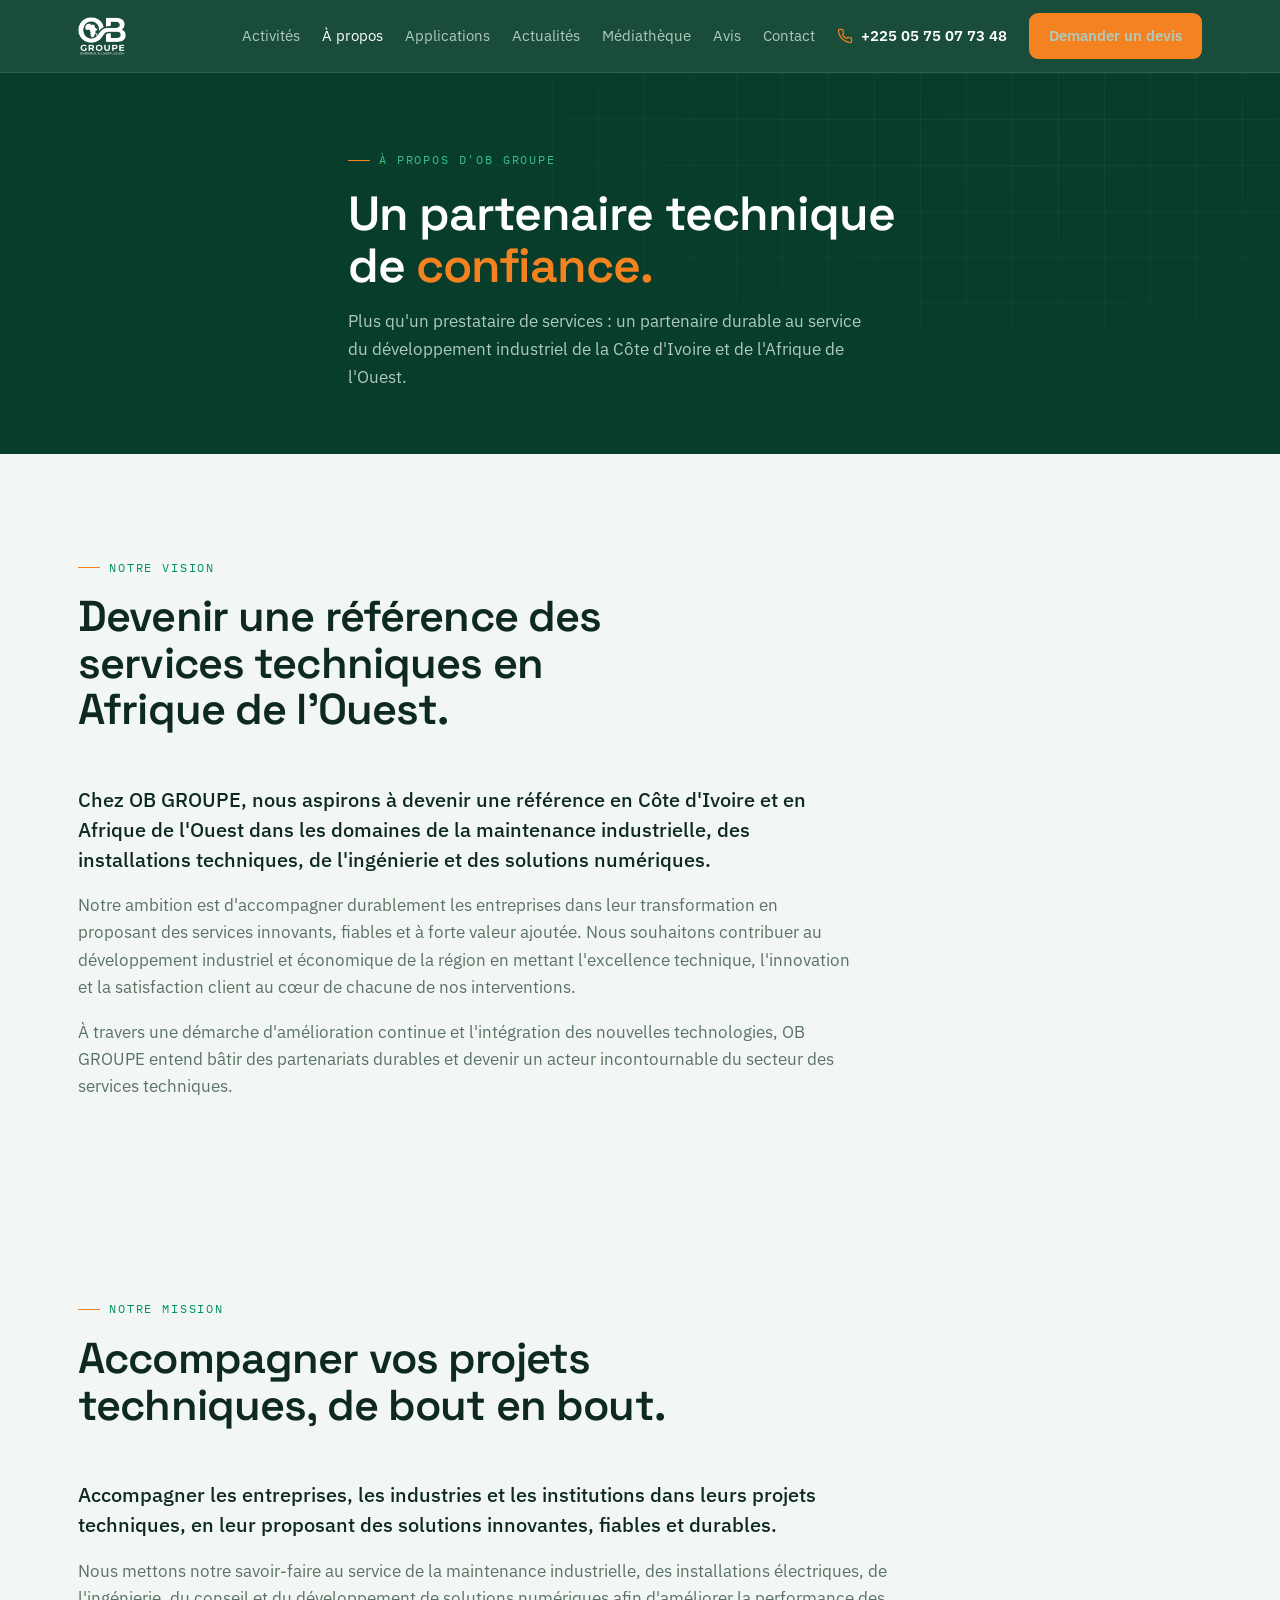
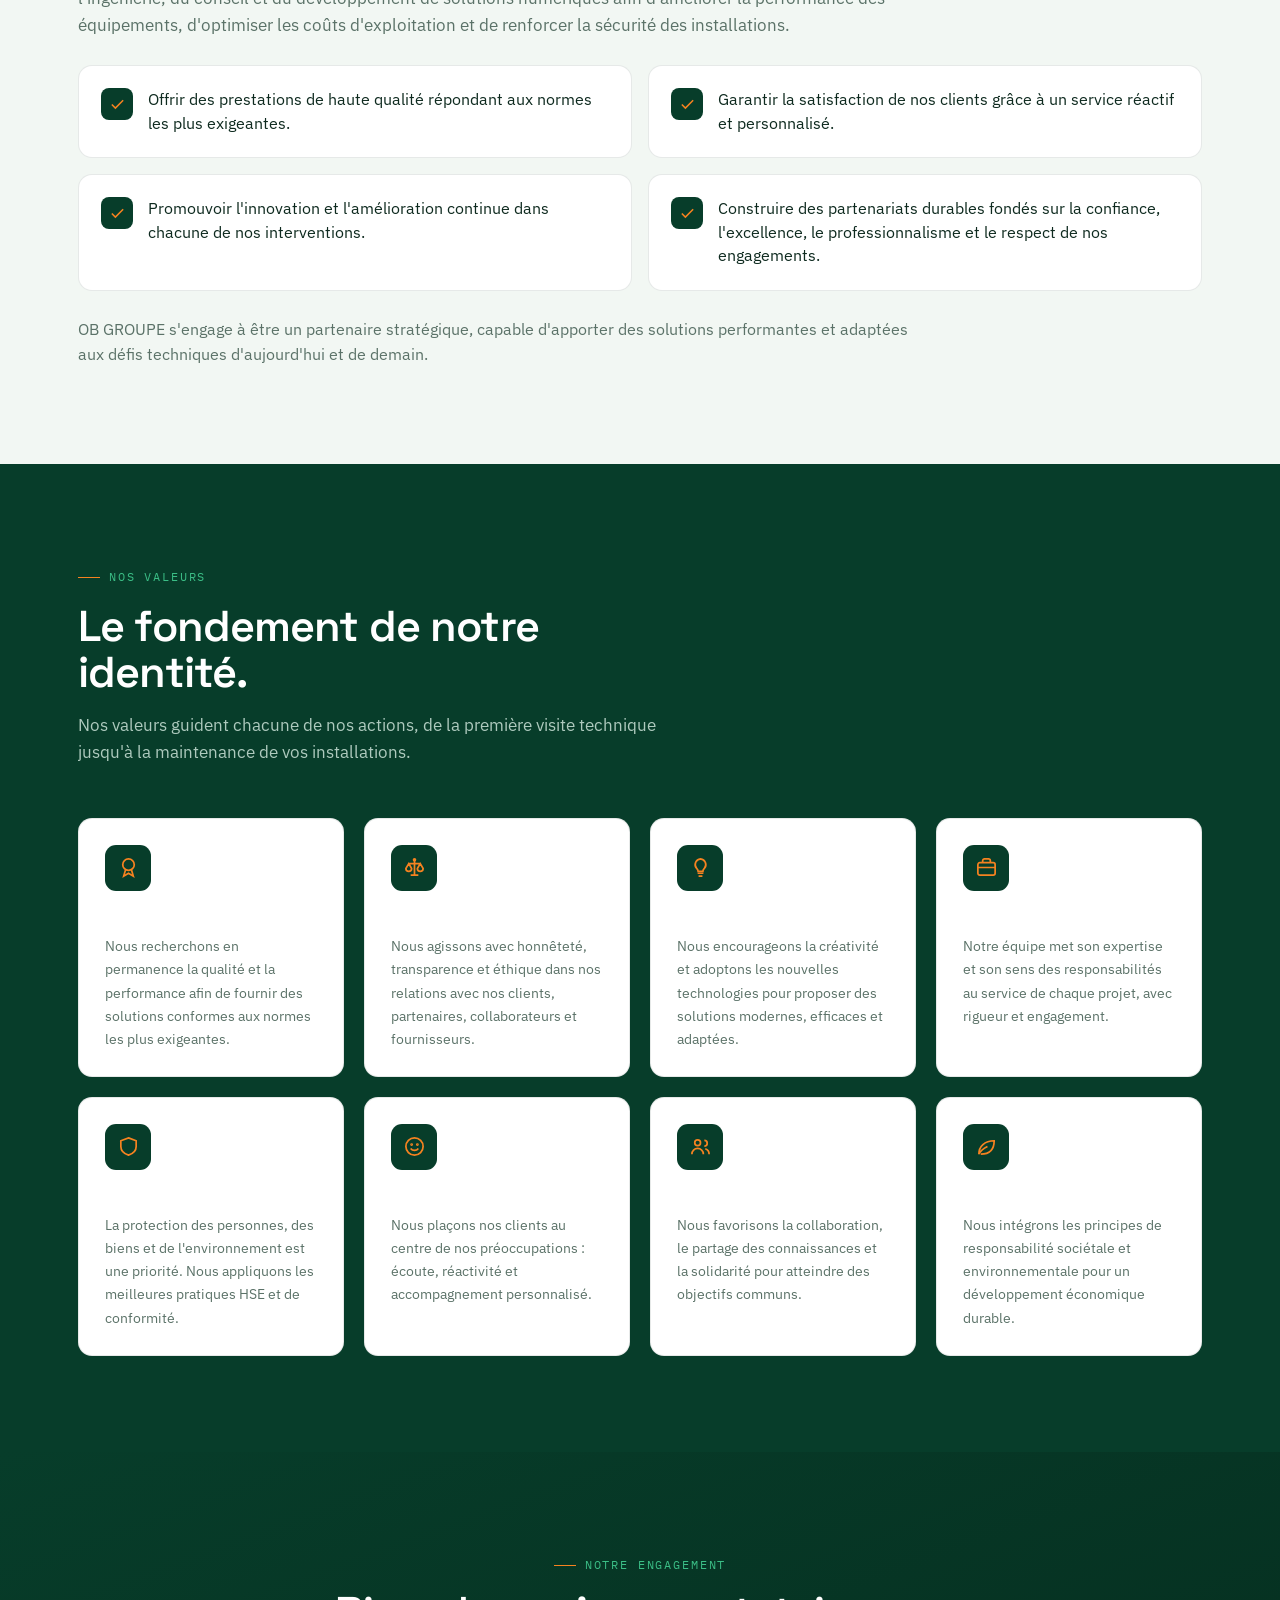
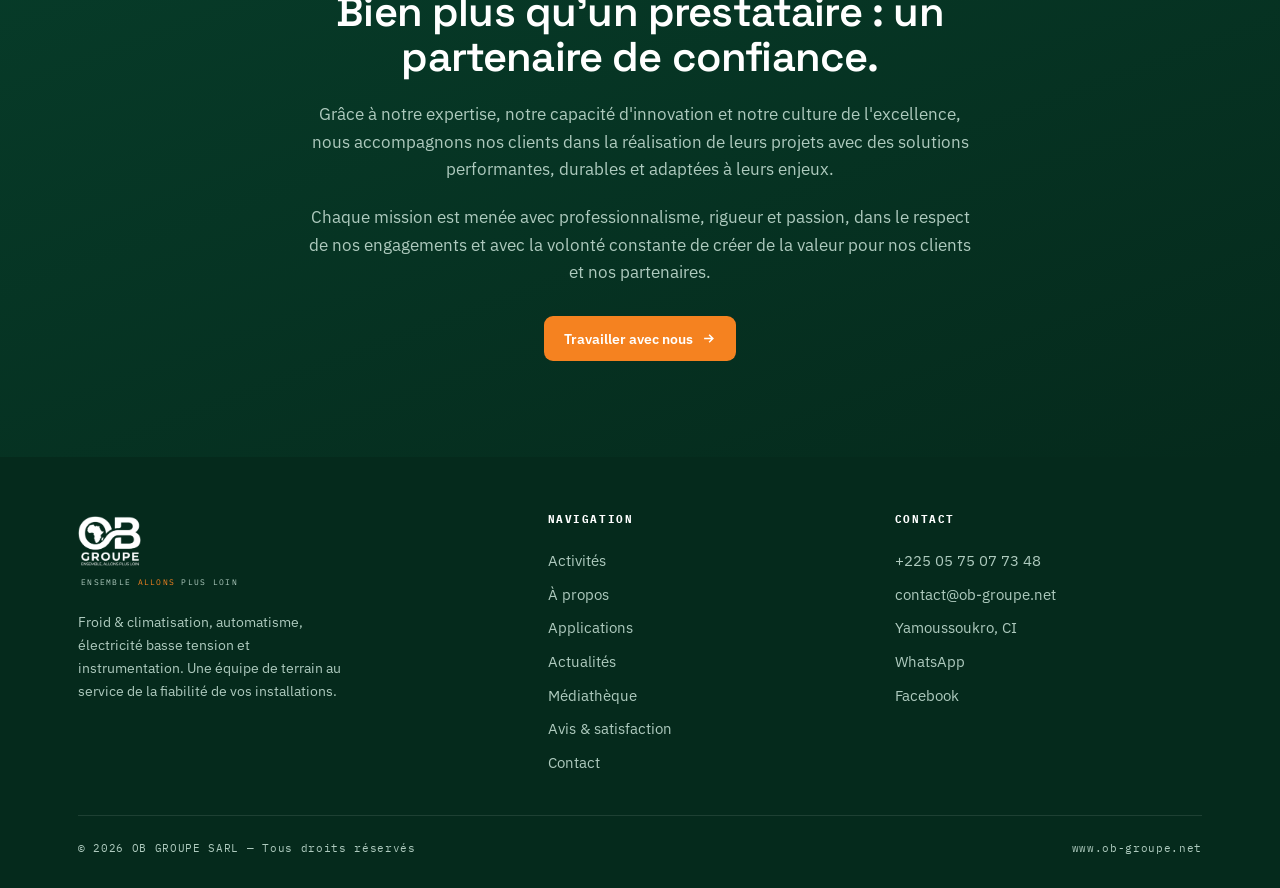
<file: a-propos.html>
<!DOCTYPE html>
<html lang="fr">
<head>
<meta charset="UTF-8" />
<meta name="viewport" content="width=device-width, initial-scale=1.0" />
<title>À propos — OB GROUPE</title>
<meta name="description" content="La vision, les valeurs et l'engagement d'OB GROUPE : excellence, intégrité, innovation et satisfaction client au service du développement industriel en Côte d'Ivoire et en Afrique de l'Ouest." />
<meta name="theme-color" content="#00915E" />
<link rel="icon" href="assets/img/favicon.svg" type="image/svg+xml" />
<link rel="canonical" href="https://www.ob-groupe.net/a-propos" />
<meta property="og:type" content="website" />
<meta property="og:site_name" content="OB GROUPE" />
<meta property="og:locale" content="fr_FR" />
<meta property="og:title" content="À propos — OB GROUPE" />
<meta property="og:description" content="La vision, les valeurs et l'engagement d'OB GROUPE au service du développement industriel en Côte d'Ivoire et en Afrique de l'Ouest." />
<meta property="og:url" content="https://www.ob-groupe.net/a-propos" />
<meta property="og:image" content="https://www.ob-groupe.net/assets/img/og-image.png" />
<meta name="twitter:card" content="summary_large_image" />
<link rel="preconnect" href="https://fonts.googleapis.com">
<link rel="preconnect" href="https://fonts.gstatic.com" crossorigin>
<link href="https://fonts.googleapis.com/css2?family=Space+Grotesk:wght@400;500;600;700&family=IBM+Plex+Sans:wght@400;500;600&family=IBM+Plex+Mono:wght@400;500&display=swap" rel="stylesheet">
<link rel="stylesheet" href="assets/css/styles.css">
</head>
<body>

<header>
  <div class="wrap nav">
    <a class="brand" href="index.html" aria-label="Accueil OB GROUPE"><img src="assets/img/logo-white.png" alt="OB GROUPE" class="brand-logo-img"></a>
    <nav class="nav-links" id="navLinks">
      <a href="activites.html">Activités</a>
      <a href="a-propos.html" class="active">À propos</a><a href="applications.html">Applications</a><a href="actualites.html">Actualités</a>
      <a href="galerie.html">Médiathèque</a>
      <a href="avis.html">Avis</a>
      <a href="index.html#contact">Contact</a>
      <a href="tel:+2250575077348" class="nav-phone"><svg viewBox="0 0 24 24" fill="none" stroke-width="1.8"><path d="M22 16.9v3a2 2 0 0 1-2.2 2 19.8 19.8 0 0 1-8.6-3 19.5 19.5 0 0 1-6-6 19.8 19.8 0 0 1-3-8.6A2 2 0 0 1 4.1 2h3a2 2 0 0 1 2 1.7c.1.9.4 1.8.7 2.7a2 2 0 0 1-.5 2.1L8.1 9.9a16 16 0 0 0 6 6l1.4-1.2a2 2 0 0 1 2.1-.5c.9.3 1.8.6 2.7.7a2 2 0 0 1 1.7 2z"/></svg>+225 05 75 07 73 48</a>
      <a href="index.html#contact" class="btn btn-primary">Demander un devis</a>
    </nav>
    <button class="menu-toggle" id="menuToggle" aria-label="Menu"><span></span><span></span><span></span></button>
  </div>
</header>

<section class="subhero">
  <div class="wrap inner">
    <span class="eyebrow">À propos d'OB GROUPE</span>
    <h1>Un partenaire technique de <span class="accent">confiance.</span></h1>
    <p>Plus qu'un prestataire de services : un partenaire durable au service du développement industriel de la Côte d'Ivoire et de l'Afrique de l'Ouest.</p>
  </div>
</section>

<!-- VISION -->
<section>
  <div class="wrap">
    <div class="sec-head reveal">
      <span class="eyebrow dark">Notre vision</span>
      <h2>Devenir une référence des services techniques en Afrique de l'Ouest.</h2>
    </div>
    <div class="prose reveal">
      <p class="lead">Chez OB GROUPE, nous aspirons à devenir une référence en Côte d'Ivoire et en Afrique de l'Ouest dans les domaines de la maintenance industrielle, des installations techniques, de l'ingénierie et des solutions numériques.</p>
      <p>Notre ambition est d'accompagner durablement les entreprises dans leur transformation en proposant des services innovants, fiables et à forte valeur ajoutée. Nous souhaitons contribuer au développement industriel et économique de la région en mettant l'excellence technique, l'innovation et la satisfaction client au cœur de chacune de nos interventions.</p>
      <p>À travers une démarche d'amélioration continue et l'intégration des nouvelles technologies, OB GROUPE entend bâtir des partenariats durables et devenir un acteur incontournable du secteur des services techniques.</p>
    </div>
  </div>
</section>

<!-- MISSION -->
<section>
  <div class="wrap">
    <div class="sec-head reveal">
      <span class="eyebrow dark">Notre mission</span>
      <h2>Accompagner vos projets techniques, de bout en bout.</h2>
    </div>
    <div class="prose reveal" style="max-width:840px">
      <p class="lead">Accompagner les entreprises, les industries et les institutions dans leurs projets techniques, en leur proposant des solutions innovantes, fiables et durables.</p>
      <p>Nous mettons notre savoir-faire au service de la maintenance industrielle, des installations électriques, de l'ingénierie, du conseil et du développement de solutions numériques afin d'améliorer la performance des équipements, d'optimiser les coûts d'exploitation et de renforcer la sécurité des installations.</p>
    </div>
    <div class="pillars reveal">
      <div class="pillar"><span class="pk"><svg viewBox="0 0 24 24" fill="none" stroke-width="2.2"><path d="M20 6 9 17l-5-5"/></svg></span><p>Offrir des prestations de haute qualité répondant aux normes les plus exigeantes.</p></div>
      <div class="pillar"><span class="pk"><svg viewBox="0 0 24 24" fill="none" stroke-width="2.2"><path d="M20 6 9 17l-5-5"/></svg></span><p>Garantir la satisfaction de nos clients grâce à un service réactif et personnalisé.</p></div>
      <div class="pillar"><span class="pk"><svg viewBox="0 0 24 24" fill="none" stroke-width="2.2"><path d="M20 6 9 17l-5-5"/></svg></span><p>Promouvoir l'innovation et l'amélioration continue dans chacune de nos interventions.</p></div>
      <div class="pillar"><span class="pk"><svg viewBox="0 0 24 24" fill="none" stroke-width="2.2"><path d="M20 6 9 17l-5-5"/></svg></span><p>Construire des partenariats durables fondés sur la confiance, l'excellence, le professionnalisme et le respect de nos engagements.</p></div>
    </div>
    <p class="prose reveal" style="margin-top:26px;max-width:840px;color:var(--muted)">OB GROUPE s'engage à être un partenaire stratégique, capable d'apporter des solutions performantes et adaptées aux défis techniques d'aujourd'hui et de demain.</p>
  </div>
</section>

<!-- VALEURS -->
<section class="band">
  <div class="wrap">
    <div class="sec-head reveal">
      <span class="eyebrow">Nos valeurs</span>
      <h2>Le fondement de notre identité.</h2>
      <p>Nos valeurs guident chacune de nos actions, de la première visite technique jusqu'à la maintenance de vos installations.</p>
    </div>
    <div class="values-grid">

      <div class="value reveal">
        <div class="vi"><svg viewBox="0 0 24 24" fill="none" stroke-width="1.8"><circle cx="12" cy="9" r="6"/><path d="M9 14l-2 7 5-3 5 3-2-7"/></svg></div>
        <h3>Excellence</h3>
        <p>Nous recherchons en permanence la qualité et la performance afin de fournir des solutions conformes aux normes les plus exigeantes.</p>
      </div>

      <div class="value reveal">
        <div class="vi"><svg viewBox="0 0 24 24" fill="none" stroke-width="1.8"><path d="M12 4v16M8 20h8"/><circle cx="12" cy="4" r="1"/><path d="M6 8h12M6 8l-3 5a3 3 0 0 0 6 0zM18 8l-3 5a3 3 0 0 0 6 0z"/></svg></div>
        <h3>Intégrité</h3>
        <p>Nous agissons avec honnêteté, transparence et éthique dans nos relations avec nos clients, partenaires, collaborateurs et fournisseurs.</p>
      </div>

      <div class="value reveal">
        <div class="vi"><svg viewBox="0 0 24 24" fill="none" stroke-width="1.8"><path d="M9 18h6M10 21h4"/><path d="M12 3a6 6 0 0 0-4 10c1 1 1.5 1.5 1.5 3h5c0-1.5.5-2 1.5-3a6 6 0 0 0-4-10z"/></svg></div>
        <h3>Innovation</h3>
        <p>Nous encourageons la créativité et adoptons les nouvelles technologies pour proposer des solutions modernes, efficaces et adaptées.</p>
      </div>

      <div class="value reveal">
        <div class="vi"><svg viewBox="0 0 24 24" fill="none" stroke-width="1.8"><rect x="3" y="7" width="18" height="13" rx="2"/><path d="M8 7V5a2 2 0 0 1 2-2h4a2 2 0 0 1 2 2v2M3 12h18"/></svg></div>
        <h3>Professionnalisme</h3>
        <p>Notre équipe met son expertise et son sens des responsabilités au service de chaque projet, avec rigueur et engagement.</p>
      </div>

      <div class="value reveal">
        <div class="vi"><svg viewBox="0 0 24 24" fill="none" stroke-width="1.8"><path d="M12 3l8 3v6c0 5-3.5 7.5-8 9-4.5-1.5-8-4-8-9V6z"/></svg></div>
        <h3>Sécurité</h3>
        <p>La protection des personnes, des biens et de l'environnement est une priorité. Nous appliquons les meilleures pratiques HSE et de conformité.</p>
      </div>

      <div class="value reveal">
        <div class="vi"><svg viewBox="0 0 24 24" fill="none" stroke-width="1.8"><circle cx="12" cy="12" r="9"/><path d="M8 14s1.5 2 4 2 4-2 4-2"/><circle cx="9" cy="10" r=".6"/><circle cx="15" cy="10" r=".6"/></svg></div>
        <h3>Satisfaction client</h3>
        <p>Nous plaçons nos clients au centre de nos préoccupations : écoute, réactivité et accompagnement personnalisé.</p>
      </div>

      <div class="value reveal">
        <div class="vi"><svg viewBox="0 0 24 24" fill="none" stroke-width="1.8"><circle cx="9" cy="8" r="3"/><path d="M3 20a6 6 0 0 1 12 0M16 5.5a3 3 0 0 1 0 6M21 20a6 6 0 0 0-4-5.6"/></svg></div>
        <h3>Esprit d'équipe</h3>
        <p>Nous favorisons la collaboration, le partage des connaissances et la solidarité pour atteindre des objectifs communs.</p>
      </div>

      <div class="value reveal">
        <div class="vi"><svg viewBox="0 0 24 24" fill="none" stroke-width="1.8"><path d="M4 20c0-8 6-14 16-14 0 10-6 14-14 14M4 20c2-4 5-6 9-8"/></svg></div>
        <h3>Développement durable</h3>
        <p>Nous intégrons les principes de responsabilité sociétale et environnementale pour un développement économique durable.</p>
      </div>

    </div>
  </div>
</section>

<!-- ENGAGEMENT -->
<section class="engage">
  <div class="wrap inner">
    <span class="eyebrow">Notre engagement</span>
    <h2>Bien plus qu'un prestataire : un partenaire de confiance.</h2>
    <p>Grâce à notre expertise, notre capacité d'innovation et notre culture de l'excellence, nous accompagnons nos clients dans la réalisation de leurs projets avec des solutions performantes, durables et adaptées à leurs enjeux.</p>
    <p>Chaque mission est menée avec professionnalisme, rigueur et passion, dans le respect de nos engagements et avec la volonté constante de créer de la valeur pour nos clients et nos partenaires.</p>
    <a href="index.html#contact" class="btn btn-primary">Travailler avec nous
      <svg width="15" height="15" viewBox="0 0 24 24" fill="none" stroke="currentColor" stroke-width="2.4"><path d="M5 12h14M13 6l6 6-6 6"/></svg></a>
  </div>
</section>

<footer>
  <div class="wrap">
    <div class="foot-grid">
      <div class="foot-col">
        <a class="brand" href="index.html" style="margin-bottom:4px"><img src="assets/img/logo-white.png" alt="OB GROUPE" class="brand-logo-img"><span class="logo-slogan" style="display:block">Ensemble <span>allons</span> plus loin</span></a>
        <p>Froid &amp; climatisation, automatisme, électricité basse tension et instrumentation. Une équipe de terrain au service de la fiabilité de vos installations.</p>
      </div>
      <div class="foot-col"><h4>Navigation</h4><a href="activites.html">Activités</a><a href="a-propos.html">À propos</a><a href="applications.html">Applications</a><a href="actualites.html">Actualités</a><a href="galerie.html">Médiathèque</a><a href="avis.html">Avis &amp; satisfaction</a><a href="index.html#contact">Contact</a></div>
      <div class="foot-col"><h4>Contact</h4><a href="tel:+2250575077348">+225 05 75 07 73 48</a><a href="mailto:contact@ob-groupe.net">contact@ob-groupe.net</a><a href="index.html#contact">Yamoussoukro, CI</a><a href="https://wa.me/2250575077348" target="_blank" rel="noopener">WhatsApp</a><a href="https://web.facebook.com/GROUPEOBPLUS/" target="_blank" rel="noopener">Facebook</a></div>
    </div>
    <div class="foot-bottom"><span>&copy; <span id="yr"></span> OB GROUPE SARL — Tous droits réservés</span><span>www.ob-groupe.net</span></div>
  </div>
</footer>

<script src="assets/js/config.js"></script>
<script src="assets/js/app.js"></script>
</body>
</html>
</file>
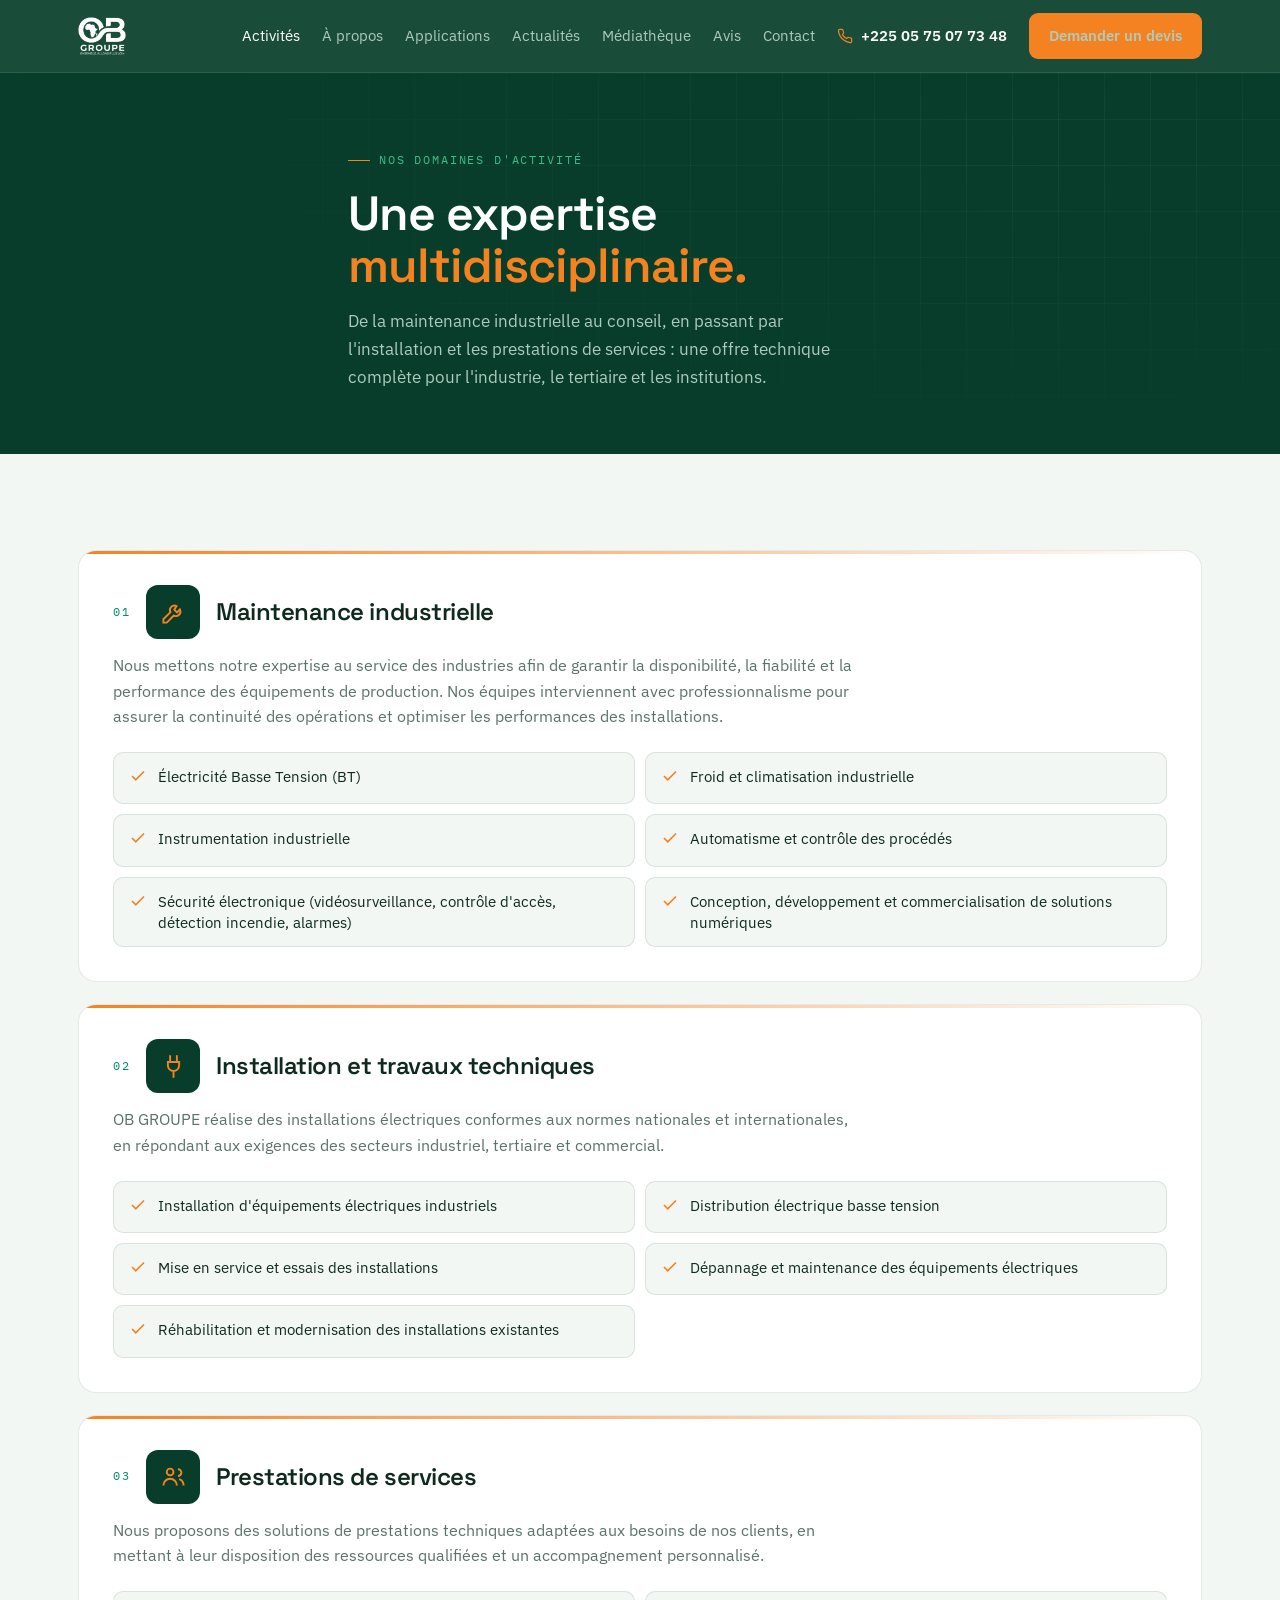
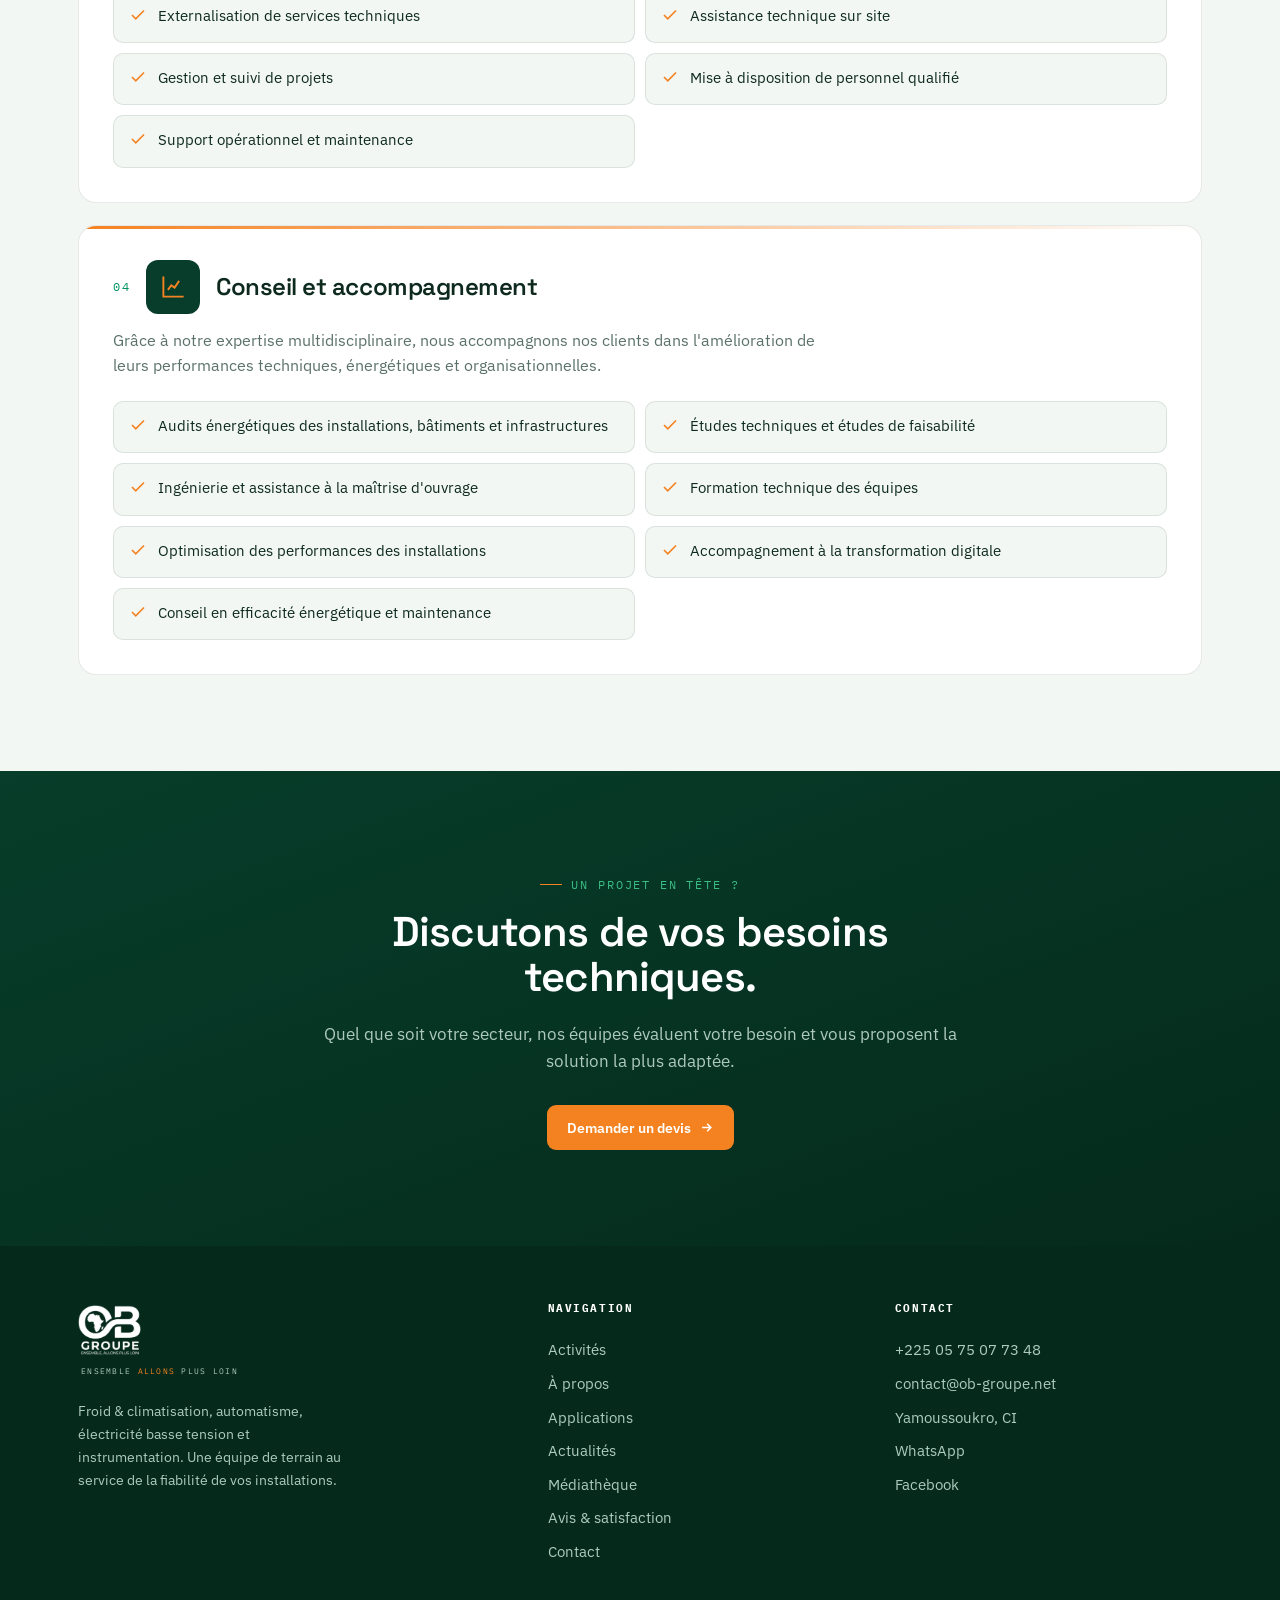
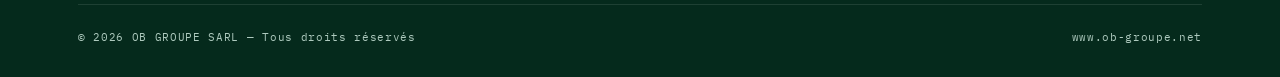
<file: activites.html>
<!DOCTYPE html>
<html lang="fr">
<head>
<meta charset="UTF-8" />
<meta name="viewport" content="width=device-width, initial-scale=1.0" />
<title>Nos activités — OB GROUPE</title>
<meta name="description" content="Les domaines d'activité d'OB GROUPE : maintenance industrielle, installation et travaux techniques, prestations de services, conseil et accompagnement en Côte d'Ivoire." />
<meta name="theme-color" content="#00915E" />
<link rel="icon" href="assets/img/favicon.svg" type="image/svg+xml" />
<link rel="canonical" href="https://www.ob-groupe.net/activites" />
<meta property="og:type" content="website" />
<meta property="og:site_name" content="OB GROUPE" />
<meta property="og:locale" content="fr_FR" />
<meta property="og:title" content="Nos activités — OB GROUPE" />
<meta property="og:description" content="Maintenance industrielle, installation et travaux techniques, prestations de services, conseil et accompagnement." />
<meta property="og:url" content="https://www.ob-groupe.net/activites" />
<meta property="og:image" content="https://www.ob-groupe.net/assets/img/og-image.png" />
<meta name="twitter:card" content="summary_large_image" />
<link rel="preconnect" href="https://fonts.googleapis.com">
<link rel="preconnect" href="https://fonts.gstatic.com" crossorigin>
<link href="https://fonts.googleapis.com/css2?family=Space+Grotesk:wght@400;500;600;700&family=IBM+Plex+Sans:wght@400;500;600&family=IBM+Plex+Mono:wght@400;500&display=swap" rel="stylesheet">
<link rel="stylesheet" href="assets/css/styles.css">
</head>
<body>

<header>
  <div class="wrap nav">
    <a class="brand" href="index.html" aria-label="Accueil OB GROUPE"><img src="assets/img/logo-white.png" alt="OB GROUPE" class="brand-logo-img"></a>
    <nav class="nav-links" id="navLinks">
      <a href="activites.html" class="active">Activités</a>
      <a href="a-propos.html">À propos</a><a href="applications.html">Applications</a><a href="actualites.html">Actualités</a>
      <a href="galerie.html">Médiathèque</a>
      <a href="avis.html">Avis</a>
      <a href="index.html#contact">Contact</a>
      <a href="tel:+2250575077348" class="nav-phone"><svg viewBox="0 0 24 24" fill="none" stroke-width="1.8"><path d="M22 16.9v3a2 2 0 0 1-2.2 2 19.8 19.8 0 0 1-8.6-3 19.5 19.5 0 0 1-6-6 19.8 19.8 0 0 1-3-8.6A2 2 0 0 1 4.1 2h3a2 2 0 0 1 2 1.7c.1.9.4 1.8.7 2.7a2 2 0 0 1-.5 2.1L8.1 9.9a16 16 0 0 0 6 6l1.4-1.2a2 2 0 0 1 2.1-.5c.9.3 1.8.6 2.7.7a2 2 0 0 1 1.7 2z"/></svg>+225 05 75 07 73 48</a>
      <a href="index.html#contact" class="btn btn-primary">Demander un devis</a>
    </nav>
    <button class="menu-toggle" id="menuToggle" aria-label="Menu"><span></span><span></span><span></span></button>
  </div>
</header>

<section class="subhero">
  <div class="wrap inner">
    <span class="eyebrow">Nos domaines d'activité</span>
    <h1>Une expertise <span class="accent">multidisciplinaire.</span></h1>
    <p>De la maintenance industrielle au conseil, en passant par l'installation et les prestations de services : une offre technique complète pour l'industrie, le tertiaire et les institutions.</p>
  </div>
</section>

<section>
  <div class="wrap">
    <div class="domains">

      <!-- 01 Maintenance industrielle -->
      <article class="domain reveal">
        <div class="domain-head">
          <span class="card-no">01</span>
          <div class="domain-ico"><svg viewBox="0 0 24 24" fill="none" stroke-width="1.7"><path d="M14.7 6.3a4 4 0 0 0-5.4 5.4L3 18v3h3l6.3-6.3a4 4 0 0 0 5.4-5.4l-2.6 2.6-2.4-2.4z"/></svg></div>
          <h3>Maintenance industrielle</h3>
        </div>
        <p class="domain-intro">Nous mettons notre expertise au service des industries afin de garantir la disponibilité, la fiabilité et la performance des équipements de production. Nos équipes interviennent avec professionnalisme pour assurer la continuité des opérations et optimiser les performances des installations.</p>
        <div class="domain-list">
          <div class="it"><span class="ck"><svg viewBox="0 0 24 24" fill="none" stroke-width="2.2"><path d="M20 6 9 17l-5-5"/></svg></span><span>Électricité Basse Tension (BT)</span></div>
          <div class="it"><span class="ck"><svg viewBox="0 0 24 24" fill="none" stroke-width="2.2"><path d="M20 6 9 17l-5-5"/></svg></span><span>Froid et climatisation industrielle</span></div>
          <div class="it"><span class="ck"><svg viewBox="0 0 24 24" fill="none" stroke-width="2.2"><path d="M20 6 9 17l-5-5"/></svg></span><span>Instrumentation industrielle</span></div>
          <div class="it"><span class="ck"><svg viewBox="0 0 24 24" fill="none" stroke-width="2.2"><path d="M20 6 9 17l-5-5"/></svg></span><span>Automatisme et contrôle des procédés</span></div>
          <div class="it"><span class="ck"><svg viewBox="0 0 24 24" fill="none" stroke-width="2.2"><path d="M20 6 9 17l-5-5"/></svg></span><span>Sécurité électronique (vidéosurveillance, contrôle d'accès, détection incendie, alarmes)</span></div>
          <div class="it"><span class="ck"><svg viewBox="0 0 24 24" fill="none" stroke-width="2.2"><path d="M20 6 9 17l-5-5"/></svg></span><span>Conception, développement et commercialisation de solutions numériques</span></div>
        </div>
      </article>

      <!-- 02 Installation et travaux techniques -->
      <article class="domain reveal">
        <div class="domain-head">
          <span class="card-no">02</span>
          <div class="domain-ico"><svg viewBox="0 0 24 24" fill="none" stroke-width="1.7"><path d="M9 2v6M15 2v6M7 8h10v3a5 5 0 0 1-10 0zM12 16v6"/></svg></div>
          <h3>Installation et travaux techniques</h3>
        </div>
        <p class="domain-intro">OB GROUPE réalise des installations électriques conformes aux normes nationales et internationales, en répondant aux exigences des secteurs industriel, tertiaire et commercial.</p>
        <div class="domain-list">
          <div class="it"><span class="ck"><svg viewBox="0 0 24 24" fill="none" stroke-width="2.2"><path d="M20 6 9 17l-5-5"/></svg></span><span>Installation d'équipements électriques industriels</span></div>
          <div class="it"><span class="ck"><svg viewBox="0 0 24 24" fill="none" stroke-width="2.2"><path d="M20 6 9 17l-5-5"/></svg></span><span>Distribution électrique basse tension</span></div>
          <div class="it"><span class="ck"><svg viewBox="0 0 24 24" fill="none" stroke-width="2.2"><path d="M20 6 9 17l-5-5"/></svg></span><span>Mise en service et essais des installations</span></div>
          <div class="it"><span class="ck"><svg viewBox="0 0 24 24" fill="none" stroke-width="2.2"><path d="M20 6 9 17l-5-5"/></svg></span><span>Dépannage et maintenance des équipements électriques</span></div>
          <div class="it"><span class="ck"><svg viewBox="0 0 24 24" fill="none" stroke-width="2.2"><path d="M20 6 9 17l-5-5"/></svg></span><span>Réhabilitation et modernisation des installations existantes</span></div>
        </div>
      </article>

      <!-- 03 Prestations de services -->
      <article class="domain reveal">
        <div class="domain-head">
          <span class="card-no">03</span>
          <div class="domain-ico"><svg viewBox="0 0 24 24" fill="none" stroke-width="1.7"><circle cx="9" cy="8" r="3"/><path d="M3 20a6 6 0 0 1 12 0M16 5.5a3 3 0 0 1 0 6M21 20a6 6 0 0 0-4-5.6"/></svg></div>
          <h3>Prestations de services</h3>
        </div>
        <p class="domain-intro">Nous proposons des solutions de prestations techniques adaptées aux besoins de nos clients, en mettant à leur disposition des ressources qualifiées et un accompagnement personnalisé.</p>
        <div class="domain-list">
          <div class="it"><span class="ck"><svg viewBox="0 0 24 24" fill="none" stroke-width="2.2"><path d="M20 6 9 17l-5-5"/></svg></span><span>Externalisation de services techniques</span></div>
          <div class="it"><span class="ck"><svg viewBox="0 0 24 24" fill="none" stroke-width="2.2"><path d="M20 6 9 17l-5-5"/></svg></span><span>Assistance technique sur site</span></div>
          <div class="it"><span class="ck"><svg viewBox="0 0 24 24" fill="none" stroke-width="2.2"><path d="M20 6 9 17l-5-5"/></svg></span><span>Gestion et suivi de projets</span></div>
          <div class="it"><span class="ck"><svg viewBox="0 0 24 24" fill="none" stroke-width="2.2"><path d="M20 6 9 17l-5-5"/></svg></span><span>Mise à disposition de personnel qualifié</span></div>
          <div class="it"><span class="ck"><svg viewBox="0 0 24 24" fill="none" stroke-width="2.2"><path d="M20 6 9 17l-5-5"/></svg></span><span>Support opérationnel et maintenance</span></div>
        </div>
      </article>

      <!-- 04 Conseil et accompagnement -->
      <article class="domain reveal">
        <div class="domain-head">
          <span class="card-no">04</span>
          <div class="domain-ico"><svg viewBox="0 0 24 24" fill="none" stroke-width="1.7"><path d="M3 3v18h18"/><path d="M7 15l3-4 3 2 4-6"/></svg></div>
          <h3>Conseil et accompagnement</h3>
        </div>
        <p class="domain-intro">Grâce à notre expertise multidisciplinaire, nous accompagnons nos clients dans l'amélioration de leurs performances techniques, énergétiques et organisationnelles.</p>
        <div class="domain-list">
          <div class="it"><span class="ck"><svg viewBox="0 0 24 24" fill="none" stroke-width="2.2"><path d="M20 6 9 17l-5-5"/></svg></span><span>Audits énergétiques des installations, bâtiments et infrastructures</span></div>
          <div class="it"><span class="ck"><svg viewBox="0 0 24 24" fill="none" stroke-width="2.2"><path d="M20 6 9 17l-5-5"/></svg></span><span>Études techniques et études de faisabilité</span></div>
          <div class="it"><span class="ck"><svg viewBox="0 0 24 24" fill="none" stroke-width="2.2"><path d="M20 6 9 17l-5-5"/></svg></span><span>Ingénierie et assistance à la maîtrise d'ouvrage</span></div>
          <div class="it"><span class="ck"><svg viewBox="0 0 24 24" fill="none" stroke-width="2.2"><path d="M20 6 9 17l-5-5"/></svg></span><span>Formation technique des équipes</span></div>
          <div class="it"><span class="ck"><svg viewBox="0 0 24 24" fill="none" stroke-width="2.2"><path d="M20 6 9 17l-5-5"/></svg></span><span>Optimisation des performances des installations</span></div>
          <div class="it"><span class="ck"><svg viewBox="0 0 24 24" fill="none" stroke-width="2.2"><path d="M20 6 9 17l-5-5"/></svg></span><span>Accompagnement à la transformation digitale</span></div>
          <div class="it"><span class="ck"><svg viewBox="0 0 24 24" fill="none" stroke-width="2.2"><path d="M20 6 9 17l-5-5"/></svg></span><span>Conseil en efficacité énergétique et maintenance</span></div>
        </div>
      </article>

    </div>
  </div>
</section>

<section class="engage">
  <div class="wrap inner">
    <span class="eyebrow">Un projet en tête ?</span>
    <h2>Discutons de vos besoins techniques.</h2>
    <p>Quel que soit votre secteur, nos équipes évaluent votre besoin et vous proposent la solution la plus adaptée.</p>
    <a href="index.html#contact" class="btn btn-primary">Demander un devis
      <svg width="15" height="15" viewBox="0 0 24 24" fill="none" stroke="currentColor" stroke-width="2.4"><path d="M5 12h14M13 6l6 6-6 6"/></svg></a>
  </div>
</section>

<footer>
  <div class="wrap">
    <div class="foot-grid">
      <div class="foot-col">
        <a class="brand" href="index.html" style="margin-bottom:4px"><img src="assets/img/logo-white.png" alt="OB GROUPE" class="brand-logo-img"><span class="logo-slogan" style="display:block">Ensemble <span>allons</span> plus loin</span></a>
        <p>Froid &amp; climatisation, automatisme, électricité basse tension et instrumentation. Une équipe de terrain au service de la fiabilité de vos installations.</p>
      </div>
      <div class="foot-col"><h4>Navigation</h4><a href="activites.html">Activités</a><a href="a-propos.html">À propos</a><a href="applications.html">Applications</a><a href="actualites.html">Actualités</a><a href="galerie.html">Médiathèque</a><a href="avis.html">Avis &amp; satisfaction</a><a href="index.html#contact">Contact</a></div>
      <div class="foot-col"><h4>Contact</h4><a href="tel:+2250575077348">+225 05 75 07 73 48</a><a href="mailto:contact@ob-groupe.net">contact@ob-groupe.net</a><a href="index.html#contact">Yamoussoukro, CI</a><a href="https://wa.me/2250575077348" target="_blank" rel="noopener">WhatsApp</a><a href="https://web.facebook.com/GROUPEOBPLUS/" target="_blank" rel="noopener">Facebook</a></div>
    </div>
    <div class="foot-bottom"><span>&copy; <span id="yr"></span> OB GROUPE SARL — Tous droits réservés</span><span>www.ob-groupe.net</span></div>
  </div>
</footer>

<script src="assets/js/config.js"></script>
<script src="assets/js/app.js"></script>
</body>
</html>
</file>
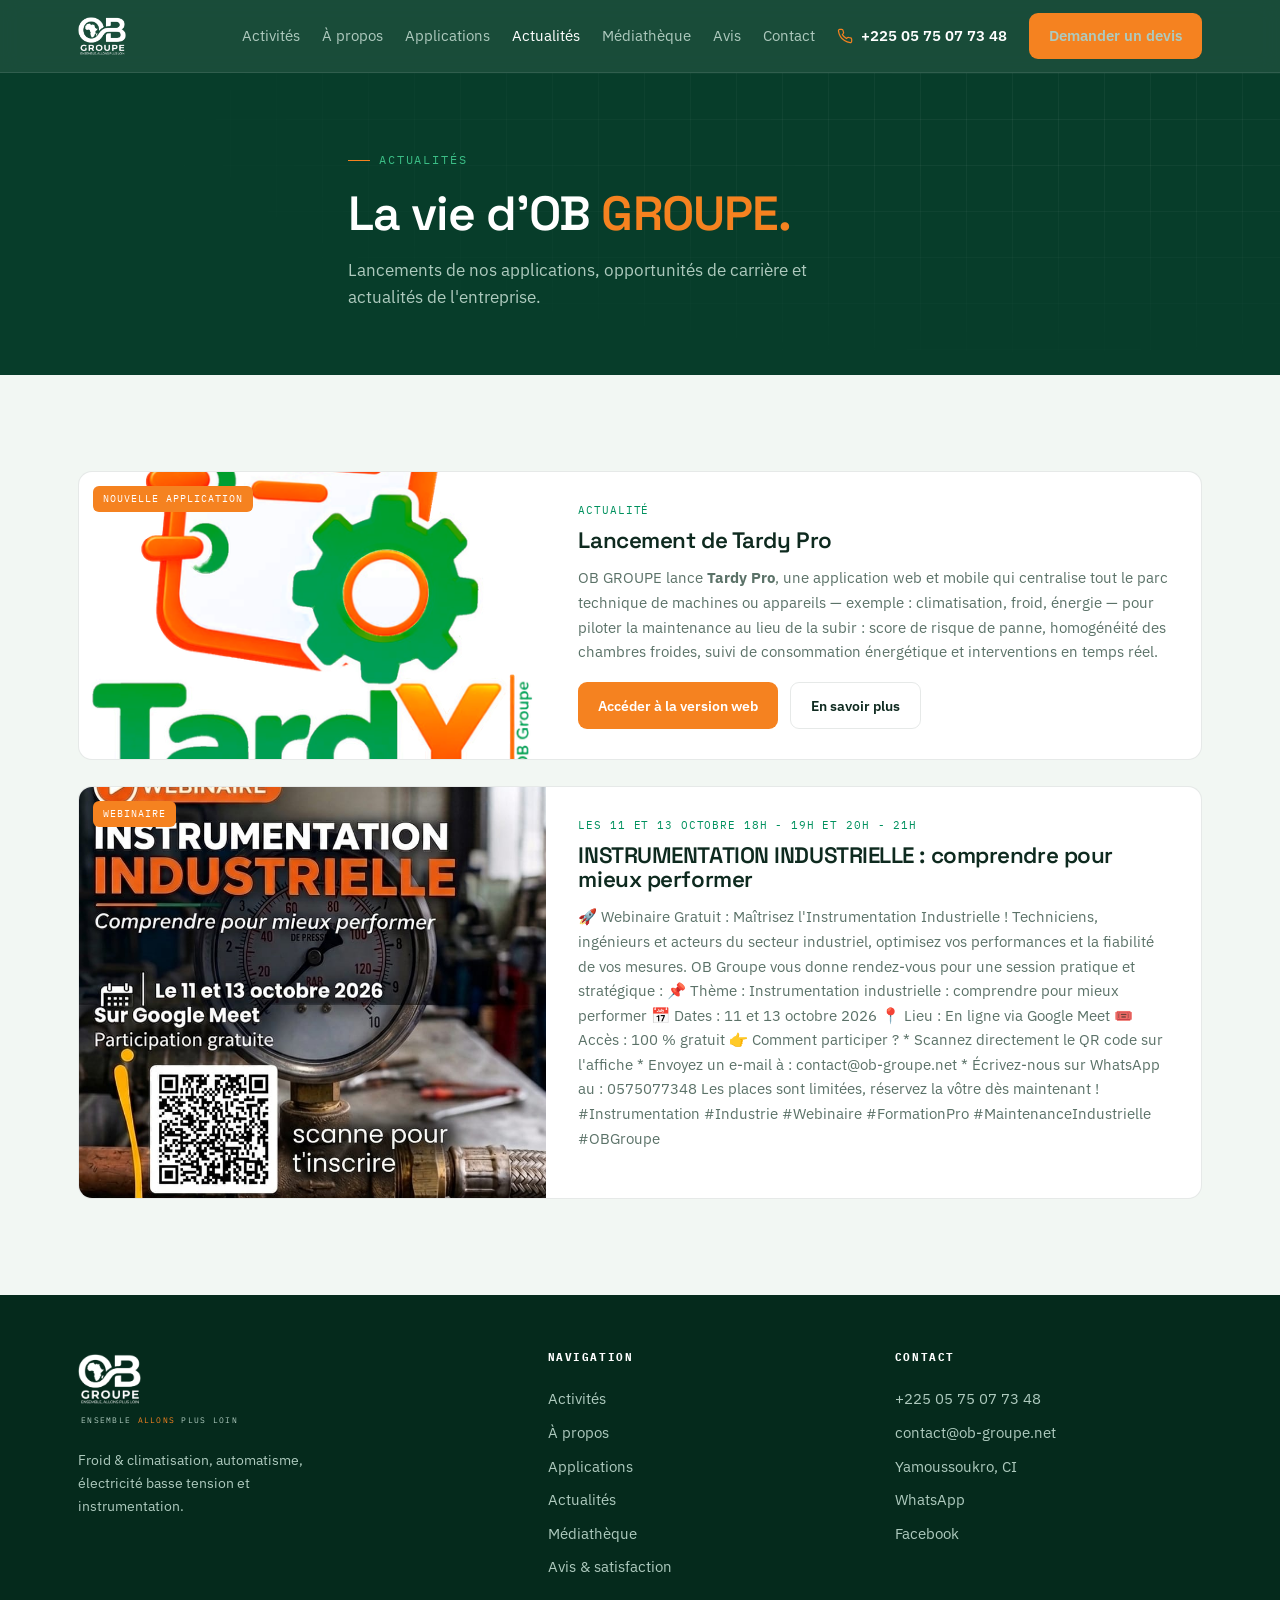
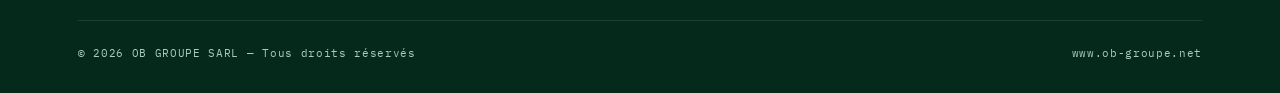
<file: actualites.html>
<!DOCTYPE html>
<html lang="fr">
<head>
<meta charset="UTF-8" />
<meta name="viewport" content="width=device-width, initial-scale=1.0" />
<title>Actualités — OB GROUPE</title>
<meta name="description" content="Les actualités d'OB GROUPE : lancement de nos applications, offres d'emploi et vie de l'entreprise en Côte d'Ivoire." />
<meta name="theme-color" content="#00915E" />
<link rel="icon" href="assets/img/favicon.svg" type="image/svg+xml" />
<link rel="canonical" href="https://www.ob-groupe.net/actualites" />
<meta property="og:type" content="website" />
<meta property="og:site_name" content="OB GROUPE" />
<meta property="og:locale" content="fr_FR" />
<meta property="og:title" content="Actualités — OB GROUPE" />
<meta property="og:description" content="Lancement de Tardy Pro, recrutement et vie de l'entreprise." />
<meta property="og:url" content="https://www.ob-groupe.net/actualites" />
<meta property="og:image" content="https://www.ob-groupe.net/assets/img/og-image.png" />
<meta name="twitter:card" content="summary_large_image" />
<link rel="preconnect" href="https://fonts.googleapis.com">
<link rel="preconnect" href="https://fonts.gstatic.com" crossorigin>
<link href="https://fonts.googleapis.com/css2?family=Space+Grotesk:wght@400;500;600;700&family=IBM+Plex+Sans:wght@400;500;600&family=IBM+Plex+Mono:wght@400;500&display=swap" rel="stylesheet">
<link rel="stylesheet" href="assets/css/styles.css">
</head>
<body>

<header>
  <div class="wrap nav">
    <a class="brand" href="index.html" aria-label="Accueil OB GROUPE"><img src="assets/img/logo-white.png" alt="OB GROUPE" class="brand-logo-img"></a>
    <nav class="nav-links" id="navLinks">
      <a href="activites.html">Activités</a>
      <a href="a-propos.html">À propos</a>
      <a href="applications.html">Applications</a>
      <a href="actualites.html" class="active">Actualités</a>
      <a href="galerie.html">Médiathèque</a>
      <a href="avis.html">Avis</a>
      <a href="index.html#contact">Contact</a>
      <a href="tel:+2250575077348" class="nav-phone"><svg viewBox="0 0 24 24" fill="none" stroke-width="1.8"><path d="M22 16.9v3a2 2 0 0 1-2.2 2 19.8 19.8 0 0 1-8.6-3 19.5 19.5 0 0 1-6-6 19.8 19.8 0 0 1-3-8.6A2 2 0 0 1 4.1 2h3a2 2 0 0 1 2 1.7c.1.9.4 1.8.7 2.7a2 2 0 0 1-.5 2.1L8.1 9.9a16 16 0 0 0 6 6l1.4-1.2a2 2 0 0 1 2.1-.5c.9.3 1.8.6 2.7.7a2 2 0 0 1 1.7 2z"/></svg>+225 05 75 07 73 48</a>
      <a href="index.html#contact" class="btn btn-primary">Demander un devis</a>
    </nav>
    <button class="menu-toggle" id="menuToggle" aria-label="Menu"><span></span><span></span><span></span></button>
  </div>
</header>

<section class="subhero">
  <div class="wrap inner">
    <span class="eyebrow">Actualités</span>
    <h1>La vie d'OB <span class="accent">GROUPE.</span></h1>
    <p>Lancements de nos applications, opportunités de carrière et actualités de l'entreprise.</p>
  </div>
</section>

<section>
  <div class="wrap">
    <div class="news-list" id="newsList" data-src="assets/data/actualites.json">
      <p class="news-loading" style="color:var(--muted);font-family:'IBM Plex Sans',sans-serif">Chargement des actualités…</p>
    </div>
  </div>
</section>

<footer>
  <div class="wrap">
    <div class="foot-grid">
      <div class="foot-col">
        <a class="brand" href="index.html" style="margin-bottom:4px"><img src="assets/img/logo-white.png" alt="OB GROUPE" class="brand-logo-img"><span class="logo-slogan" style="display:block">Ensemble <span>allons</span> plus loin</span></a>
        <p>Froid &amp; climatisation, automatisme, électricité basse tension et instrumentation.</p>
      </div>
      <div class="foot-col"><h4>Navigation</h4><a href="activites.html">Activités</a><a href="a-propos.html">À propos</a><a href="applications.html">Applications</a><a href="actualites.html">Actualités</a><a href="galerie.html">Médiathèque</a><a href="avis.html">Avis &amp; satisfaction</a></div>
      <div class="foot-col"><h4>Contact</h4><a href="tel:+2250575077348">+225 05 75 07 73 48</a><a href="mailto:contact@ob-groupe.net">contact@ob-groupe.net</a><a href="index.html#contact">Yamoussoukro, CI</a><a href="https://wa.me/2250575077348" target="_blank" rel="noopener">WhatsApp</a><a href="https://web.facebook.com/GROUPEOBPLUS/" target="_blank" rel="noopener">Facebook</a></div>
    </div>
    <div class="foot-bottom"><span>&copy; <span id="yr"></span> OB GROUPE SARL — Tous droits réservés</span><span>www.ob-groupe.net</span></div>
  </div>
</footer>

<script src="assets/js/config.js"></script>
<script src="assets/js/app.js"></script>
<script src="assets/js/actualites.js"></script>
</body>
</html>
</file>
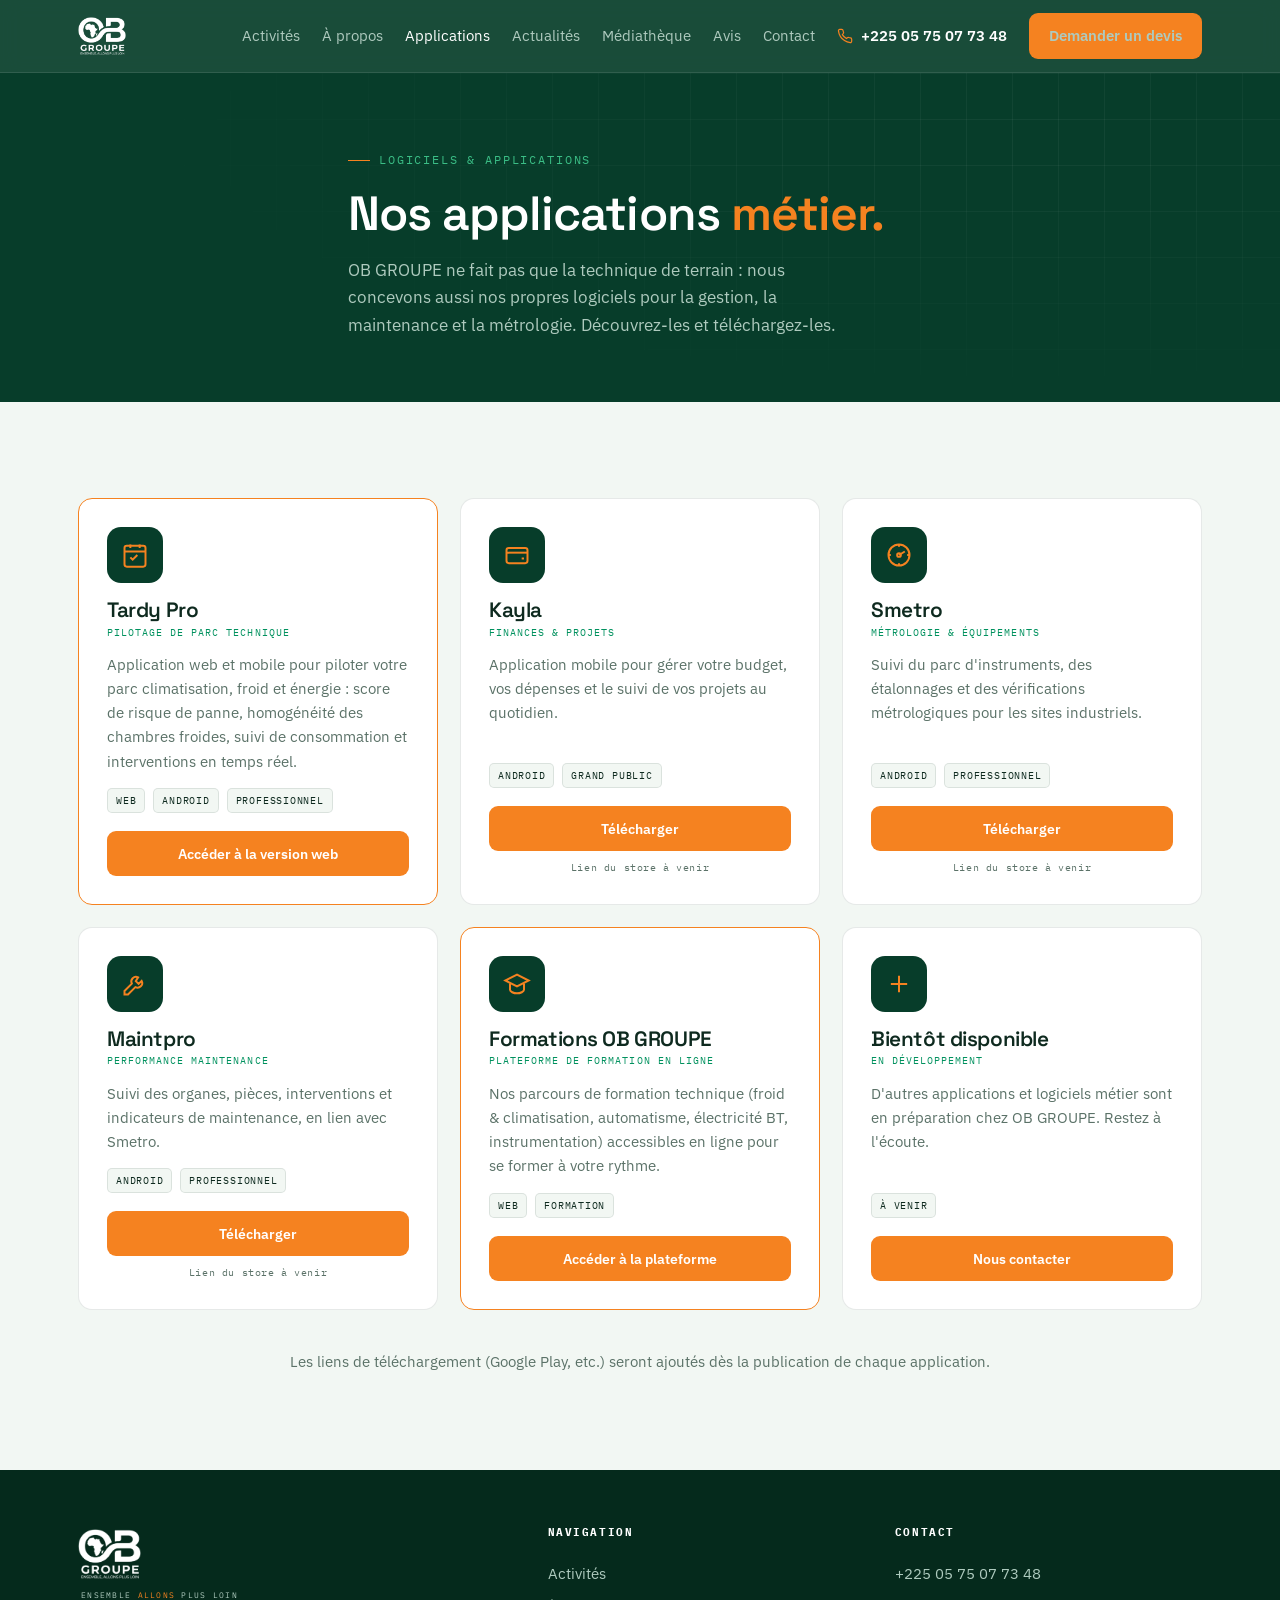
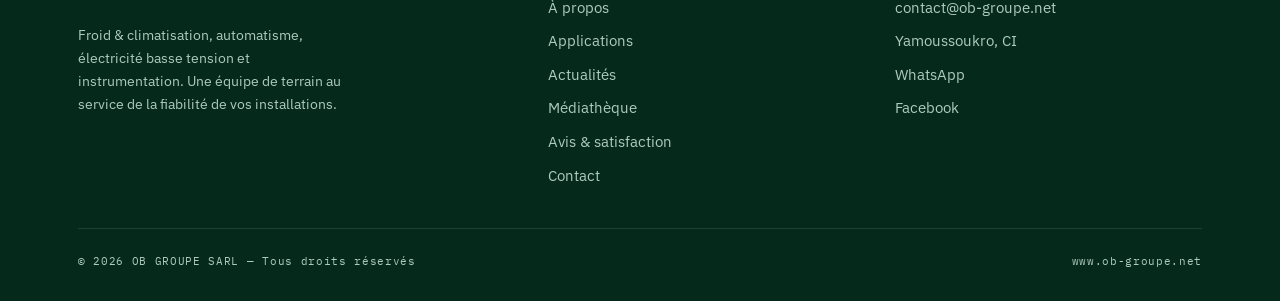
<file: applications.html>
<!DOCTYPE html>
<html lang="fr">
<head>
<meta charset="UTF-8" />
<meta name="viewport" content="width=device-width, initial-scale=1.0" />
<title>Nos applications — OB GROUPE</title>
<meta name="description" content="Les applications et logiciels développés par OB GROUPE : Kayla, Smetro, Maintpro et d'autres solutions numériques métier. Découvrez-les et téléchargez-les." />
<meta name="theme-color" content="#00915E" />
<link rel="icon" href="assets/img/favicon.svg" type="image/svg+xml" />
<link rel="canonical" href="https://www.ob-groupe.net/applications" />
<meta property="og:type" content="website" />
<meta property="og:site_name" content="OB GROUPE" />
<meta property="og:locale" content="fr_FR" />
<meta property="og:title" content="Nos applications — OB GROUPE" />
<meta property="og:description" content="Kayla, Smetro, Maintpro et nos autres logiciels métier." />
<meta property="og:url" content="https://www.ob-groupe.net/applications" />
<meta property="og:image" content="https://www.ob-groupe.net/assets/img/og-image.png" />
<meta name="twitter:card" content="summary_large_image" />
<link rel="preconnect" href="https://fonts.googleapis.com">
<link rel="preconnect" href="https://fonts.gstatic.com" crossorigin>
<link href="https://fonts.googleapis.com/css2?family=Space+Grotesk:wght@400;500;600;700&family=IBM+Plex+Sans:wght@400;500;600&family=IBM+Plex+Mono:wght@400;500&display=swap" rel="stylesheet">
<link rel="stylesheet" href="assets/css/styles.css">
</head>
<body>

<header>
  <div class="wrap nav">
    <a class="brand" href="index.html" aria-label="Accueil OB GROUPE"><img src="assets/img/logo-white.png" alt="OB GROUPE" class="brand-logo-img"></a>
    <nav class="nav-links" id="navLinks">
      <a href="activites.html">Activités</a>
      <a href="a-propos.html">À propos</a>
      <a href="applications.html" class="active">Applications</a><a href="actualites.html">Actualités</a>
      <a href="galerie.html">Médiathèque</a>
      <a href="avis.html">Avis</a>
      <a href="index.html#contact">Contact</a>
      <a href="tel:+2250575077348" class="nav-phone"><svg viewBox="0 0 24 24" fill="none" stroke-width="1.8"><path d="M22 16.9v3a2 2 0 0 1-2.2 2 19.8 19.8 0 0 1-8.6-3 19.5 19.5 0 0 1-6-6 19.8 19.8 0 0 1-3-8.6A2 2 0 0 1 4.1 2h3a2 2 0 0 1 2 1.7c.1.9.4 1.8.7 2.7a2 2 0 0 1-.5 2.1L8.1 9.9a16 16 0 0 0 6 6l1.4-1.2a2 2 0 0 1 2.1-.5c.9.3 1.8.6 2.7.7a2 2 0 0 1 1.7 2z"/></svg>+225 05 75 07 73 48</a>
      <a href="index.html#contact" class="btn btn-primary">Demander un devis</a>
    </nav>
    <button class="menu-toggle" id="menuToggle" aria-label="Menu"><span></span><span></span><span></span></button>
  </div>
</header>

<section class="subhero">
  <div class="wrap inner">
    <span class="eyebrow">Logiciels &amp; applications</span>
    <h1>Nos applications <span class="accent">métier.</span></h1>
    <p>OB GROUPE ne fait pas que la technique de terrain : nous concevons aussi nos propres logiciels pour la gestion, la maintenance et la métrologie. Découvrez-les et téléchargez-les.</p>
  </div>
</section>

<section>
  <div class="wrap">
    <div class="apps-grid">

      <article class="app reveal" style="border-color:var(--orange)">
        <div class="app-ico"><svg viewBox="0 0 24 24" fill="none" stroke-width="1.7"><rect x="3" y="4" width="18" height="18" rx="2"/><path d="M3 9h18"/><path d="M8 3v3M16 3v3"/><path d="M8 14l2 2 4-4"/></svg></div>
        <h3>Tardy Pro</h3>
        <div class="app-tag">Pilotage de parc technique</div>
        <p>Application web et mobile pour piloter votre parc climatisation, froid et énergie : score de risque de panne, homogénéité des chambres froides, suivi de consommation et interventions en temps réel.</p>
        <div class="badges"><span class="badge">Web</span><span class="badge">Android</span><span class="badge">Professionnel</span></div>
        <div class="app-cta"><a href="https://tardypro.ob-groupe.net" target="_blank" rel="noopener" class="btn btn-primary">Accéder à la version web</a></div>
      </article>

      <article class="app reveal">
        <div class="app-ico"><svg viewBox="0 0 24 24" fill="none" stroke-width="1.7"><rect x="3" y="6" width="18" height="13" rx="2"/><path d="M3 10h18"/><path d="M16 15h2"/></svg></div>
        <h3>Kayla</h3>
        <div class="app-tag">Finances &amp; projets</div>
        <p>Application mobile pour gérer votre budget, vos dépenses et le suivi de vos projets au quotidien.</p>
        <div class="badges"><span class="badge">Android</span><span class="badge">Grand public</span></div>
        <div class="app-cta"><a href="#" class="btn btn-primary">Télécharger</a><span class="soon">Lien du store à venir</span></div>
      </article>

      <article class="app reveal">
        <div class="app-ico"><svg viewBox="0 0 24 24" fill="none" stroke-width="1.7"><circle cx="12" cy="12" r="9"/><path d="M12 12l5-3"/><circle cx="12" cy="12" r="1.6"/><path d="M12 3v2M21 12h-2M12 21v-2M3 12h2"/></svg></div>
        <h3>Smetro</h3>
        <div class="app-tag">Métrologie &amp; équipements</div>
        <p>Suivi du parc d'instruments, des étalonnages et des vérifications métrologiques pour les sites industriels.</p>
        <div class="badges"><span class="badge">Android</span><span class="badge">Professionnel</span></div>
        <div class="app-cta"><a href="#" class="btn btn-primary">Télécharger</a><span class="soon">Lien du store à venir</span></div>
      </article>

      <article class="app reveal">
        <div class="app-ico"><svg viewBox="0 0 24 24" fill="none" stroke-width="1.7"><path d="M14.7 6.3a4 4 0 0 0-5.4 5.4L3 18v3h3l6.3-6.3a4 4 0 0 0 5.4-5.4l-2.6 2.6-2.4-2.4z"/></svg></div>
        <h3>Maintpro</h3>
        <div class="app-tag">Performance maintenance</div>
        <p>Suivi des organes, pièces, interventions et indicateurs de maintenance, en lien avec Smetro.</p>
        <div class="badges"><span class="badge">Android</span><span class="badge">Professionnel</span></div>
        <div class="app-cta"><a href="#" class="btn btn-primary">Télécharger</a><span class="soon">Lien du store à venir</span></div>
      </article>

      <article class="app reveal" style="border-color:var(--orange)">
        <div class="app-ico"><svg viewBox="0 0 24 24" fill="none" stroke-width="1.7"><path d="M12 4L2 9l10 5 10-5-10-5z"/><path d="M6 11.5V17c0 1.5 3 3 6 3s6-1.5 6-3v-5.5"/></svg></div>
        <h3>Formations OB GROUPE</h3>
        <div class="app-tag">Plateforme de formation en ligne</div>
        <p>Nos parcours de formation technique (froid &amp; climatisation, automatisme, électricité BT, instrumentation) accessibles en ligne pour se former à votre rythme.</p>
        <div class="badges"><span class="badge">Web</span><span class="badge">Formation</span></div>
        <div class="app-cta"><a href="https://formations-ob-groupe.web.app" target="_blank" rel="noopener" class="btn btn-primary">Accéder à la plateforme</a></div>
      </article>

      <article class="app reveal">
        <div class="app-ico"><svg viewBox="0 0 24 24" fill="none" stroke-width="1.7"><path d="M12 5v14M5 12h14"/></svg></div>
        <h3>Bientôt disponible</h3>
        <div class="app-tag">En développement</div>
        <p>D'autres applications et logiciels métier sont en préparation chez OB GROUPE. Restez à l'écoute.</p>
        <div class="badges"><span class="badge">À venir</span></div>
        <div class="app-cta"><a href="index.html#contact" class="btn btn-primary">Nous contacter</a></div>
      </article>

    </div>

    <p style="text-align:center;color:var(--muted);margin-top:40px;font-size:.92rem">
      Les liens de téléchargement (Google Play, etc.) seront ajoutés dès la publication de chaque application.
    </p>
  </div>
</section>

<footer>
  <div class="wrap">
    <div class="foot-grid">
      <div class="foot-col">
        <a class="brand" href="index.html" style="margin-bottom:4px"><img src="assets/img/logo-white.png" alt="OB GROUPE" class="brand-logo-img"><span class="logo-slogan" style="display:block">Ensemble <span>allons</span> plus loin</span></a>
        <p>Froid &amp; climatisation, automatisme, électricité basse tension et instrumentation. Une équipe de terrain au service de la fiabilité de vos installations.</p>
      </div>
      <div class="foot-col"><h4>Navigation</h4><a href="activites.html">Activités</a><a href="a-propos.html">À propos</a><a href="applications.html">Applications</a><a href="actualites.html">Actualités</a><a href="galerie.html">Médiathèque</a><a href="avis.html">Avis &amp; satisfaction</a><a href="index.html#contact">Contact</a></div>
      <div class="foot-col"><h4>Contact</h4><a href="tel:+2250575077348">+225 05 75 07 73 48</a><a href="mailto:contact@ob-groupe.net">contact@ob-groupe.net</a><a href="index.html#contact">Yamoussoukro, CI</a><a href="https://wa.me/2250575077348" target="_blank" rel="noopener">WhatsApp</a><a href="https://web.facebook.com/GROUPEOBPLUS/" target="_blank" rel="noopener">Facebook</a></div>
    </div>
    <div class="foot-bottom"><span>&copy; <span id="yr"></span> OB GROUPE SARL — Tous droits réservés</span><span>www.ob-groupe.net</span></div>
  </div>
</footer>

<script src="assets/js/config.js"></script>
<script src="assets/js/app.js"></script>
</body>
</html>
</file>
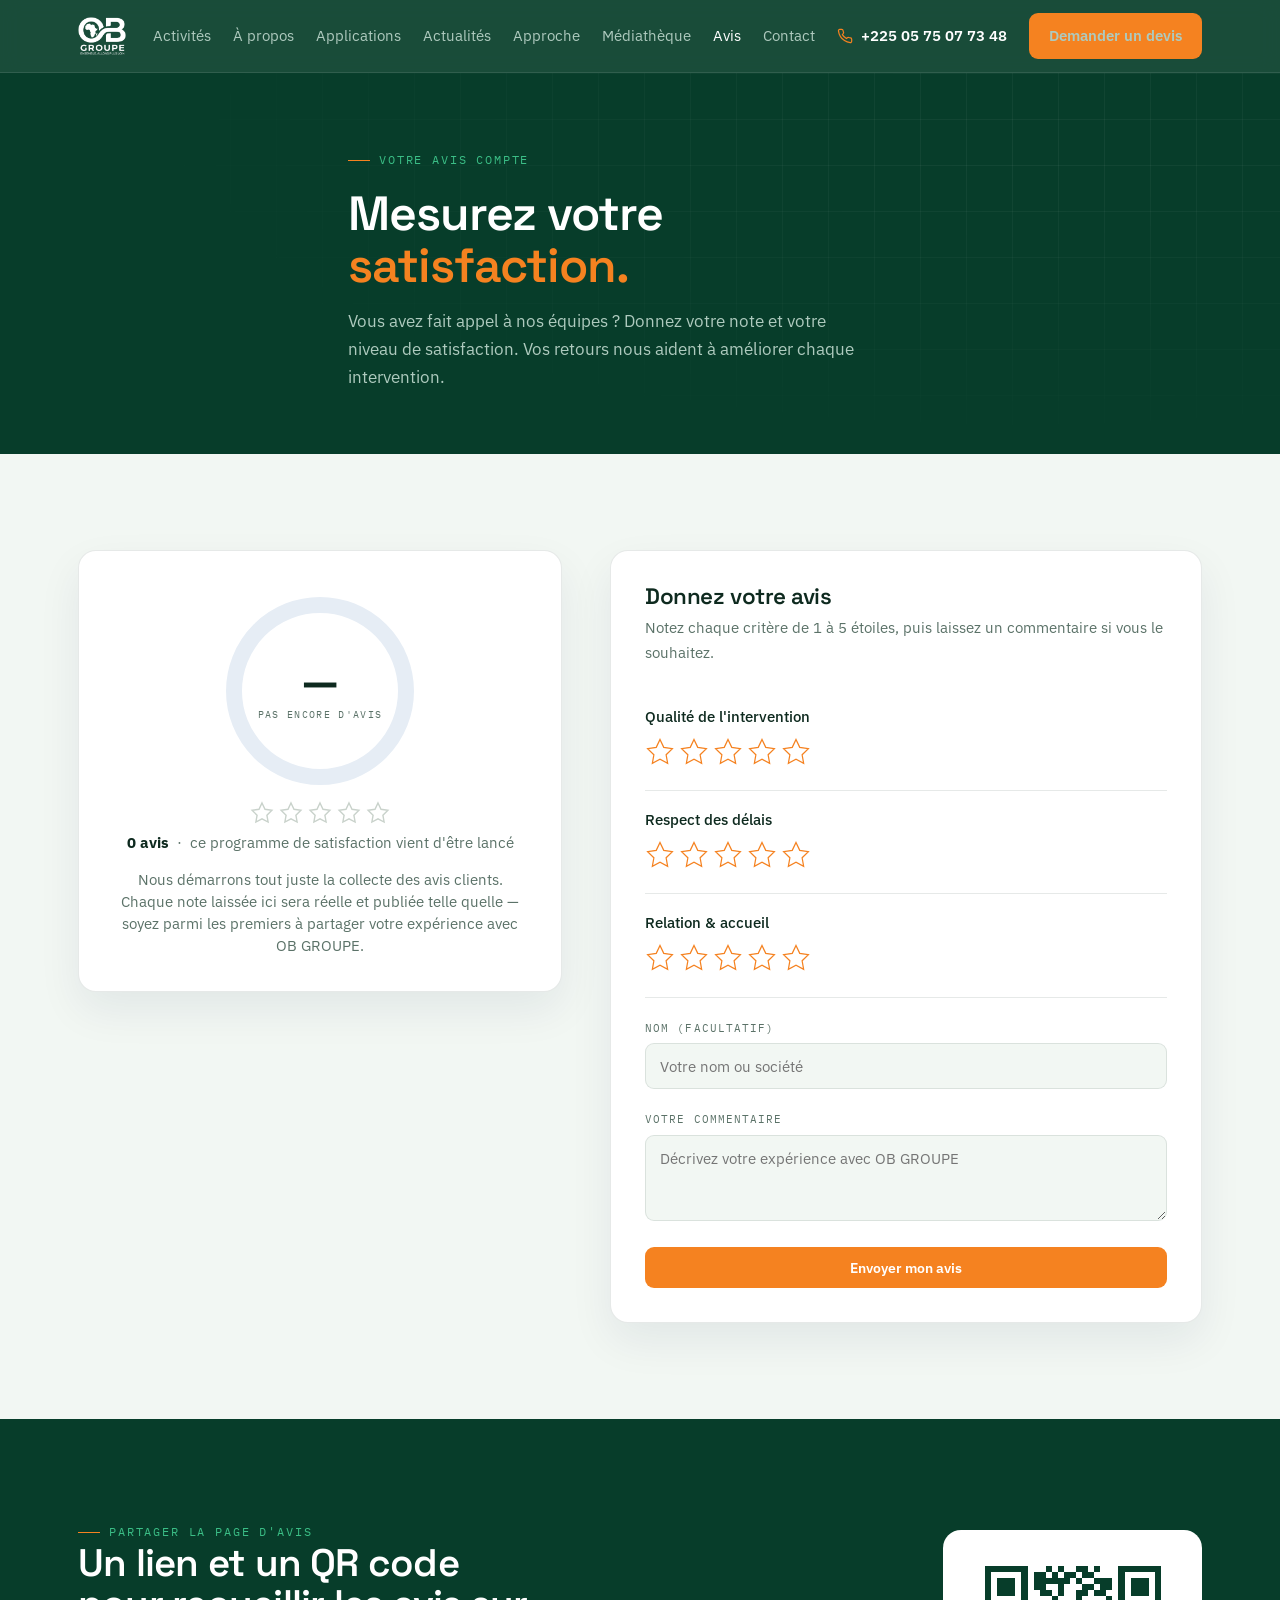
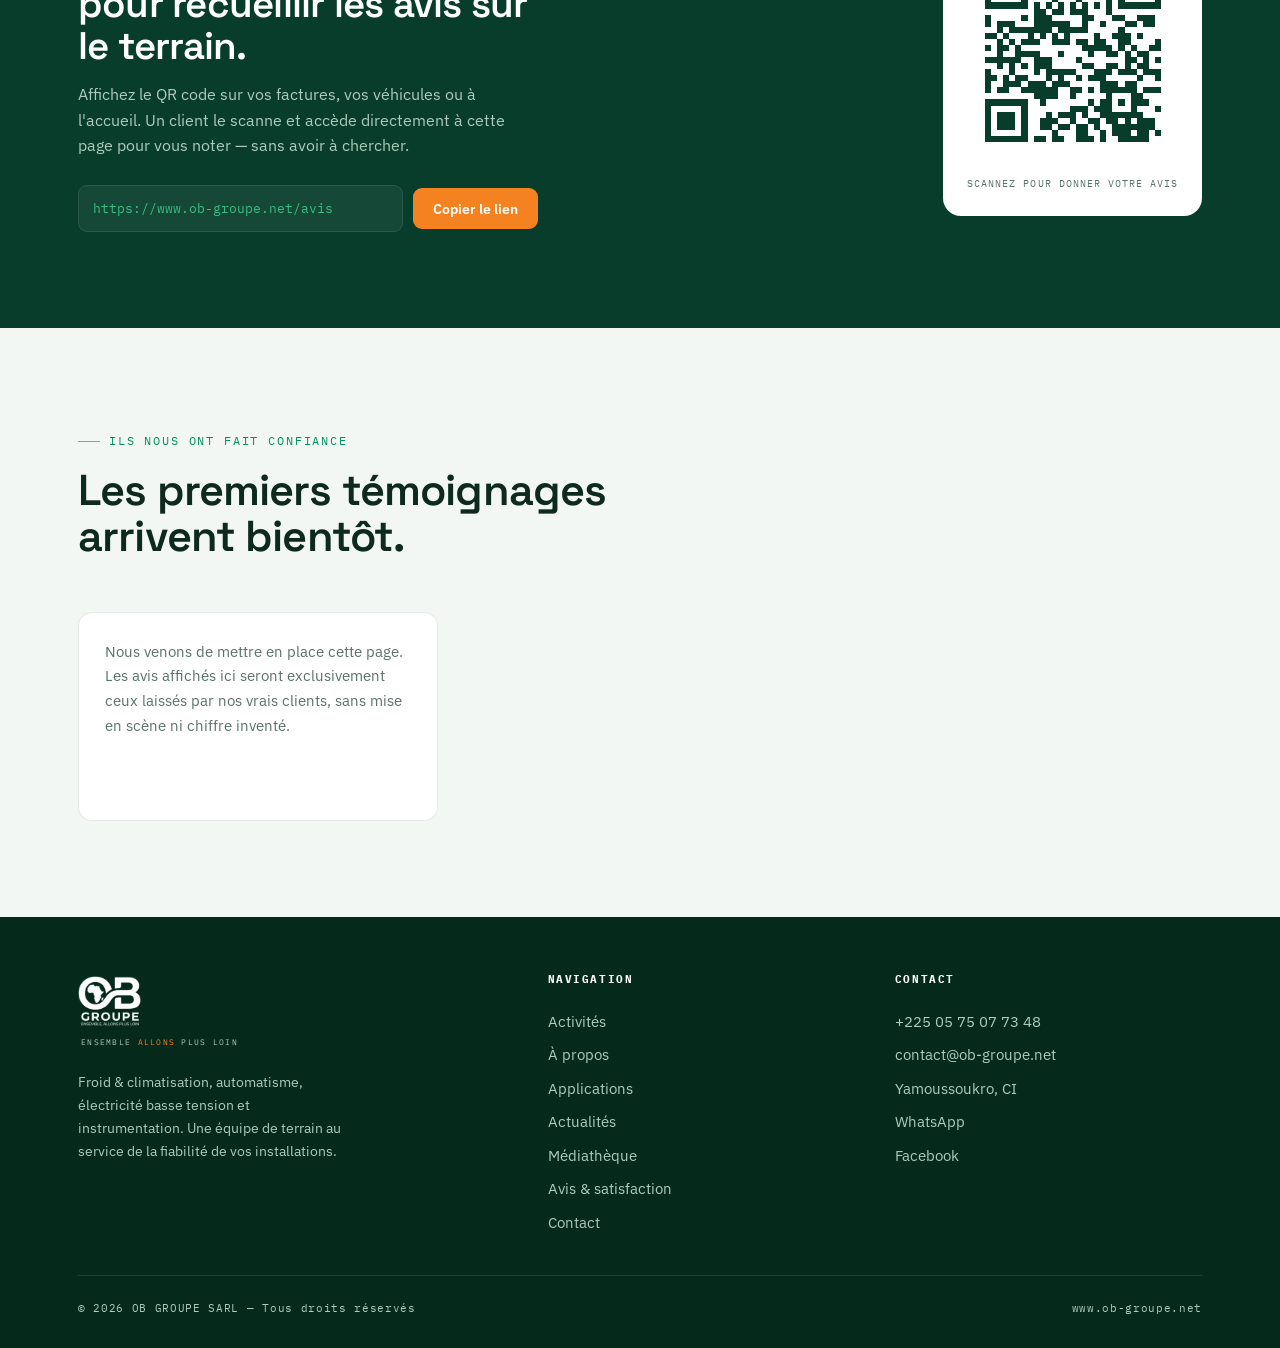
<file: avis.html>
<!DOCTYPE html>
<html lang="fr">
<head>
<meta charset="UTF-8" />
<meta name="viewport" content="width=device-width, initial-scale=1.0" />
<title>Avis & Satisfaction — OB GROUPE</title>
<meta name="description" content="Donnez votre avis sur les prestations d'OB GROUPE et consultez le taux de satisfaction de nos clients. Notez la qualité, les délais et la relation client." />
<meta name="theme-color" content="#00915E" />
<link rel="icon" href="assets/img/favicon.svg" type="image/svg+xml" />
<link rel="canonical" href="https://www.ob-groupe.net/avis" />
<!-- Open Graph / partage social -->
<meta property="og:type" content="website" />
<meta property="og:site_name" content="OB GROUPE" />
<meta property="og:locale" content="fr_FR" />
<meta property="og:title" content="Avis & Satisfaction — OB GROUPE" />
<meta property="og:description" content="Donnez votre avis sur les prestations d'OB GROUPE et consultez le taux de satisfaction de nos clients. Notez la qualité, les délais et la relation client." />
<meta property="og:url" content="https://www.ob-groupe.net/avis" />
<meta property="og:image" content="https://www.ob-groupe.net/assets/img/og-image.png" />
<meta name="twitter:card" content="summary_large_image" />
<meta name="twitter:title" content="Avis & Satisfaction — OB GROUPE" />
<meta name="twitter:description" content="Donnez votre avis sur les prestations d'OB GROUPE et consultez le taux de satisfaction de nos clients. Notez la qualité, les délais et la relation client." />
<meta name="twitter:image" content="https://www.ob-groupe.net/assets/img/og-image.png" />
<link rel="preconnect" href="https://fonts.googleapis.com">
<link rel="preconnect" href="https://fonts.gstatic.com" crossorigin>
<link href="https://fonts.googleapis.com/css2?family=Space+Grotesk:wght@400;500;600;700&family=IBM+Plex+Sans:wght@400;500;600&family=IBM+Plex+Mono:wght@400;500&display=swap" rel="stylesheet">
<link rel="stylesheet" href="assets/css/styles.css">
</head>
<body>

<header>
  <div class="wrap nav">
    <a class="brand" href="index.html" aria-label="Accueil OB GROUPE"><img src="assets/img/logo-white.png" alt="OB GROUPE" class="brand-logo-img"></a>
    <nav class="nav-links" id="navLinks">
      <a href="activites.html">Activités</a><a href="a-propos.html">À propos</a><a href="applications.html">Applications</a><a href="actualites.html">Actualités</a>
      <a href="index.html#approche">Approche</a>
      <a href="galerie.html">Médiathèque</a>
      <a href="avis.html" class="active">Avis</a>
      <a href="index.html#contact">Contact</a>
      <a href="tel:+2250575077348" class="nav-phone"><svg viewBox="0 0 24 24" fill="none" stroke-width="1.8"><path d="M22 16.9v3a2 2 0 0 1-2.2 2 19.8 19.8 0 0 1-8.6-3 19.5 19.5 0 0 1-6-6 19.8 19.8 0 0 1-3-8.6A2 2 0 0 1 4.1 2h3a2 2 0 0 1 2 1.7c.1.9.4 1.8.7 2.7a2 2 0 0 1-.5 2.1L8.1 9.9a16 16 0 0 0 6 6l1.4-1.2a2 2 0 0 1 2.1-.5c.9.3 1.8.6 2.7.7a2 2 0 0 1 1.7 2z"/></svg>+225 05 75 07 73 48</a>
      <a href="index.html#contact" class="btn btn-primary">Demander un devis</a>
    </nav>
    <button class="menu-toggle" id="menuToggle" aria-label="Menu"><span></span><span></span><span></span></button>
  </div>
</header>

<section class="subhero">
  <div class="wrap inner">
    <span class="eyebrow">Votre avis compte</span>
    <h1>Mesurez votre <span class="accent">satisfaction.</span></h1>
    <p>Vous avez fait appel à nos équipes ? Donnez votre note et votre niveau de satisfaction.
       Vos retours nous aident à améliorer chaque intervention.</p>
  </div>
</section>

<section>
  <div class="wrap satis-grid">

    <!-- Synthèse satisfaction -->
    <div class="gauge-card reveal">
      <div class="gauge">
        <svg width="200" height="200" viewBox="0 0 200 200">
          <circle cx="100" cy="100" r="86" fill="none" stroke="#E6EDF5" stroke-width="16"/>
        </svg>
        <div class="center">
          <div class="pct">—</div>
          <div class="pct-lbl">Pas encore d'avis</div>
        </div>
      </div>
      <div class="avg-stars" aria-label="Aucune note pour le moment">
        <svg viewBox="0 0 24 24" fill="none" stroke="#C9D2CB" stroke-width="1.4"><path d="M12 2l3 6.3 6.9 1-5 4.9 1.2 6.8L12 17.8 5.9 21l1.2-6.8-5-4.9 6.9-1z"/></svg>
        <svg viewBox="0 0 24 24" fill="none" stroke="#C9D2CB" stroke-width="1.4"><path d="M12 2l3 6.3 6.9 1-5 4.9 1.2 6.8L12 17.8 5.9 21l1.2-6.8-5-4.9 6.9-1z"/></svg>
        <svg viewBox="0 0 24 24" fill="none" stroke="#C9D2CB" stroke-width="1.4"><path d="M12 2l3 6.3 6.9 1-5 4.9 1.2 6.8L12 17.8 5.9 21l1.2-6.8-5-4.9 6.9-1z"/></svg>
        <svg viewBox="0 0 24 24" fill="none" stroke="#C9D2CB" stroke-width="1.4"><path d="M12 2l3 6.3 6.9 1-5 4.9 1.2 6.8L12 17.8 5.9 21l1.2-6.8-5-4.9 6.9-1z"/></svg>
        <svg viewBox="0 0 24 24" fill="none" stroke="#C9D2CB" stroke-width="1.4"><path d="M12 2l3 6.3 6.9 1-5 4.9 1.2 6.8L12 17.8 5.9 21l1.2-6.8-5-4.9 6.9-1z"/></svg>
      </div>
      <div class="gauge-meta"><b>0 avis</b> &nbsp;·&nbsp; ce programme de satisfaction vient d'être lancé</div>

      <p style="font-family:'IBM Plex Sans',sans-serif;font-size:.92rem;color:var(--muted,#5b6b63);line-height:1.5;margin-top:14px">
        Nous démarrons tout juste la collecte des avis clients. Chaque note laissée ici sera réelle et
        publiée telle quelle — soyez parmi les premiers à partager votre expérience avec OB GROUPE.
      </p>
    </div>

    <!-- Formulaire de notation -->
    <div class="rate-card reveal">
      <h3>Donnez votre avis</h3>
      <p class="hint">Notez chaque critère de 1 à 5 étoiles, puis laissez un commentaire si vous le souhaitez.</p>

      <div class="rate-row"><div class="rl">Qualité de l'intervention</div>
        <div class="starset" data-value="0">
          <svg viewBox="0 0 24 24"><path d="M12 2l3 6.3 6.9 1-5 4.9 1.2 6.8L12 17.8 5.9 21l1.2-6.8-5-4.9 6.9-1z"/></svg>
          <svg viewBox="0 0 24 24"><path d="M12 2l3 6.3 6.9 1-5 4.9 1.2 6.8L12 17.8 5.9 21l1.2-6.8-5-4.9 6.9-1z"/></svg>
          <svg viewBox="0 0 24 24"><path d="M12 2l3 6.3 6.9 1-5 4.9 1.2 6.8L12 17.8 5.9 21l1.2-6.8-5-4.9 6.9-1z"/></svg>
          <svg viewBox="0 0 24 24"><path d="M12 2l3 6.3 6.9 1-5 4.9 1.2 6.8L12 17.8 5.9 21l1.2-6.8-5-4.9 6.9-1z"/></svg>
          <svg viewBox="0 0 24 24"><path d="M12 2l3 6.3 6.9 1-5 4.9 1.2 6.8L12 17.8 5.9 21l1.2-6.8-5-4.9 6.9-1z"/></svg>
        </div>
      </div>
      <div class="rate-row"><div class="rl">Respect des délais</div>
        <div class="starset" data-value="0">
          <svg viewBox="0 0 24 24"><path d="M12 2l3 6.3 6.9 1-5 4.9 1.2 6.8L12 17.8 5.9 21l1.2-6.8-5-4.9 6.9-1z"/></svg>
          <svg viewBox="0 0 24 24"><path d="M12 2l3 6.3 6.9 1-5 4.9 1.2 6.8L12 17.8 5.9 21l1.2-6.8-5-4.9 6.9-1z"/></svg>
          <svg viewBox="0 0 24 24"><path d="M12 2l3 6.3 6.9 1-5 4.9 1.2 6.8L12 17.8 5.9 21l1.2-6.8-5-4.9 6.9-1z"/></svg>
          <svg viewBox="0 0 24 24"><path d="M12 2l3 6.3 6.9 1-5 4.9 1.2 6.8L12 17.8 5.9 21l1.2-6.8-5-4.9 6.9-1z"/></svg>
          <svg viewBox="0 0 24 24"><path d="M12 2l3 6.3 6.9 1-5 4.9 1.2 6.8L12 17.8 5.9 21l1.2-6.8-5-4.9 6.9-1z"/></svg>
        </div>
      </div>
      <div class="rate-row"><div class="rl">Relation &amp; accueil</div>
        <div class="starset" data-value="0">
          <svg viewBox="0 0 24 24"><path d="M12 2l3 6.3 6.9 1-5 4.9 1.2 6.8L12 17.8 5.9 21l1.2-6.8-5-4.9 6.9-1z"/></svg>
          <svg viewBox="0 0 24 24"><path d="M12 2l3 6.3 6.9 1-5 4.9 1.2 6.8L12 17.8 5.9 21l1.2-6.8-5-4.9 6.9-1z"/></svg>
          <svg viewBox="0 0 24 24"><path d="M12 2l3 6.3 6.9 1-5 4.9 1.2 6.8L12 17.8 5.9 21l1.2-6.8-5-4.9 6.9-1z"/></svg>
          <svg viewBox="0 0 24 24"><path d="M12 2l3 6.3 6.9 1-5 4.9 1.2 6.8L12 17.8 5.9 21l1.2-6.8-5-4.9 6.9-1z"/></svg>
          <svg viewBox="0 0 24 24"><path d="M12 2l3 6.3 6.9 1-5 4.9 1.2 6.8L12 17.8 5.9 21l1.2-6.8-5-4.9 6.9-1z"/></svg>
        </div>
      </div>

      <div class="rate-field"><label for="rn">Nom (facultatif)</label><input id="rn" type="text" placeholder="Votre nom ou société"></div>
      <div class="rate-field"><label for="rc">Votre commentaire</label><textarea id="rc" rows="3" placeholder="Décrivez votre expérience avec OB GROUPE"></textarea></div>
      <button class="btn btn-primary" type="button" id="sendAvis">Envoyer mon avis</button>
    </div>

  </div>
</section>

<!-- Partage : lien + QR -->
<section class="share">
  <div class="wrap share-grid">
    <div class="reveal">
      <span class="eyebrow">Partager la page d'avis</span>
      <h2>Un lien et un QR code pour recueillir les avis sur le terrain.</h2>
      <p>Affichez le QR code sur vos factures, vos véhicules ou à l'accueil. Un client le scanne et accède
         directement à cette page pour vous noter — sans avoir à chercher.</p>
      <div class="link-box">
        <span class="url" id="shareUrl">https://www.ob-groupe.net/avis</span>
        <button class="btn btn-primary" id="copyLink" type="button">Copier le lien</button>
      </div>
    </div>
    <div class="qr-card reveal">
      <svg viewBox="0 0 33 33" xmlns="http://www.w3.org/2000/svg" shape-rendering="crispEdges"><rect width="33" height="33" fill="#ffffff"/><path d="M2,2H3V3H2zM3,2H4V3H3zM4,2H5V3H4zM5,2H6V3H5zM6,2H7V3H6zM7,2H8V3H7zM8,2H9V3H8zM12,2H13V3H12zM14,2H15V3H14zM17,2H18V3H17zM18,2H19V3H18zM20,2H21V3H20zM24,2H25V3H24zM25,2H26V3H25zM26,2H27V3H26zM27,2H28V3H27zM28,2H29V3H28zM29,2H30V3H29zM30,2H31V3H30zM2,3H3V4H2zM8,3H9V4H8zM10,3H11V4H10zM11,3H12V4H11zM13,3H14V4H13zM15,3H16V4H15zM16,3H17V4H16zM18,3H19V4H18zM19,3H20V4H19zM24,3H25V4H24zM30,3H31V4H30zM2,4H3V5H2zM4,4H5V5H4zM5,4H6V5H5zM6,4H7V5H6zM8,4H9V5H8zM10,4H11V5H10zM11,4H12V5H11zM12,4H13V5H12zM13,4H14V5H13zM14,4H15V5H14zM15,4H16V5H15zM17,4H18V5H17zM20,4H21V5H20zM21,4H22V5H21zM22,4H23V5H22zM24,4H25V5H24zM26,4H27V5H26zM27,4H28V5H27zM28,4H29V5H28zM30,4H31V5H30zM2,5H3V6H2zM4,5H5V6H4zM5,5H6V6H5zM6,5H7V6H6zM8,5H9V6H8zM10,5H11V6H10zM11,5H12V6H11zM14,5H15V6H14zM18,5H19V6H18zM19,5H20V6H19zM21,5H22V6H21zM22,5H23V6H22zM24,5H25V6H24zM26,5H27V6H26zM27,5H28V6H27zM28,5H29V6H28zM30,5H31V6H30zM2,6H3V7H2zM4,6H5V7H4zM5,6H6V7H5zM6,6H7V7H6zM8,6H9V7H8zM11,6H12V7H11zM12,6H13V7H12zM14,6H15V7H14zM17,6H18V7H17zM18,6H19V7H18zM20,6H21V7H20zM21,6H22V7H21zM24,6H25V7H24zM26,6H27V7H26zM27,6H28V7H27zM28,6H29V7H28zM30,6H31V7H30zM2,7H3V8H2zM8,7H9V8H8zM13,7H14V8H13zM17,7H18V8H17zM22,7H23V8H22zM24,7H25V8H24zM30,7H31V8H30zM2,8H3V9H2zM3,8H4V9H3zM4,8H5V9H4zM5,8H6V9H5zM6,8H7V9H6zM7,8H8V9H7zM8,8H9V9H8zM10,8H11V9H10zM12,8H13V9H12zM14,8H15V9H14zM16,8H17V9H16zM18,8H19V9H18zM20,8H21V9H20zM22,8H23V9H22zM24,8H25V9H24zM25,8H26V9H25zM26,8H27V9H26zM27,8H28V9H27zM28,8H29V9H28zM29,8H30V9H29zM30,8H31V9H30zM10,9H11V10H10zM11,9H12V10H11zM13,9H14V10H13zM14,9H15V10H14zM16,9H17V10H16zM17,9H18V10H17zM18,9H19V10H18zM22,9H23V10H22zM2,10H3V11H2zM8,10H9V11H8zM10,10H11V11H10zM11,10H12V11H11zM12,10H13V11H12zM18,10H19V11H18zM19,10H20V11H19zM23,10H24V11H23zM24,10H25V11H24zM27,10H28V11H27zM28,10H29V11H28zM29,10H30V11H29zM2,11H3V12H2zM4,11H5V12H4zM5,11H6V12H5zM6,11H7V12H6zM10,11H11V12H10zM11,11H12V12H11zM12,11H13V12H12zM13,11H14V12H13zM14,11H15V12H14zM15,11H16V12H15zM18,11H19V12H18zM21,11H22V12H21zM25,11H26V12H25zM26,11H27V12H26zM28,11H29V12H28zM29,11H30V12H29zM4,12H5V13H4zM6,12H7V13H6zM7,12H8V13H7zM8,12H9V13H8zM9,12H10V13H9zM10,12H11V13H10zM11,12H12V13H11zM12,12H13V13H12zM14,12H15V13H14zM15,12H16V13H15zM16,12H17V13H16zM17,12H18V13H17zM18,12H19V13H18zM24,12H25V13H24zM2,13H3V14H2zM3,13H4V14H3zM5,13H6V14H5zM9,13H10V14H9zM11,13H12V14H11zM13,13H14V14H13zM15,13H16V14H15zM20,13H21V14H20zM23,13H24V14H23zM24,13H25V14H24zM25,13H26V14H25zM27,13H28V14H27zM4,14H5V15H4zM6,14H7V15H6zM8,14H9V15H8zM9,14H10V15H9zM10,14H11V15H10zM13,14H14V15H13zM14,14H15V15H14zM15,14H16V15H15zM17,14H18V15H17zM18,14H19V15H18zM20,14H21V15H20zM21,14H22V15H21zM24,14H25V15H24zM25,14H26V15H25zM30,14H31V15H30zM2,15H3V16H2zM4,15H5V16H4zM5,15H6V16H5zM7,15H8V16H7zM18,15H19V16H18zM19,15H20V16H19zM20,15H21V16H20zM21,15H22V16H21zM22,15H23V16H22zM24,15H25V16H24zM26,15H27V16H26zM29,15H30V16H29zM30,15H31V16H30zM4,16H5V17H4zM7,16H8V17H7zM8,16H9V17H8zM9,16H10V17H9zM10,16H11V17H10zM14,16H15V17H14zM19,16H20V17H19zM22,16H23V17H22zM23,16H24V17H23zM25,16H26V17H25zM27,16H28V17H27zM28,16H29V17H28zM2,17H3V18H2zM3,17H4V18H3zM4,17H5V18H4zM5,17H6V18H5zM6,17H7V18H6zM7,17H8V18H7zM10,17H11V18H10zM11,17H12V18H11zM12,17H13V18H12zM17,17H18V18H17zM25,17H26V18H25zM26,17H27V18H26zM28,17H29V18H28zM30,17H31V18H30zM4,18H5V19H4zM6,18H7V19H6zM8,18H9V19H8zM10,18H11V19H10zM11,18H12V19H11zM12,18H13V19H12zM18,18H19V19H18zM19,18H20V19H19zM22,18H23V19H22zM23,18H24V19H23zM25,18H26V19H25zM27,18H28V19H27zM28,18H29V19H28zM2,19H3V20H2zM6,19H7V20H6zM10,19H11V20H10zM12,19H13V20H12zM13,19H14V20H13zM14,19H15V20H14zM15,19H16V20H15zM16,19H17V20H16zM20,19H21V20H20zM21,19H22V20H21zM22,19H23V20H22zM24,19H25V20H24zM25,19H26V20H25zM26,19H27V20H26zM28,19H29V20H28zM29,19H30V20H29zM30,19H31V20H30zM2,20H3V21H2zM3,20H4V21H3zM5,20H6V21H5zM7,20H8V21H7zM8,20H9V21H8zM12,20H13V21H12zM14,20H15V21H14zM17,20H18V21H17zM19,20H20V21H19zM20,20H21V21H20zM21,20H22V21H21zM27,20H28V21H27zM30,20H31V21H30zM2,21H3V22H2zM5,21H6V22H5zM6,21H7V22H6zM7,21H8V22H7zM9,21H10V22H9zM10,21H11V22H10zM11,21H12V22H11zM13,21H14V22H13zM14,21H15V22H14zM15,21H16V22H15zM21,21H22V22H21zM22,21H23V22H22zM23,21H24V22H23zM25,21H26V22H25zM26,21H27V22H26zM2,22H3V23H2zM4,22H5V23H4zM5,22H6V23H5zM8,22H9V23H8zM9,22H10V23H9zM10,22H11V23H10zM11,22H12V23H11zM12,22H13V23H12zM13,22H14V23H13zM16,22H17V23H16zM17,22H18V23H17zM19,22H20V23H19zM21,22H22V23H21zM22,22H23V23H22zM23,22H24V23H23zM24,22H25V23H24zM25,22H26V23H25zM26,22H27V23H26zM28,22H29V23H28zM29,22H30V23H29zM30,22H31V23H30zM10,23H11V24H10zM11,23H12V24H11zM12,23H13V24H12zM13,23H14V24H13zM16,23H17V24H16zM22,23H23V24H22zM26,23H27V24H26zM27,23H28V24H27zM2,24H3V25H2zM3,24H4V25H3zM4,24H5V25H4zM5,24H6V25H5zM6,24H7V25H6zM7,24H8V25H7zM8,24H9V25H8zM11,24H12V25H11zM19,24H20V25H19zM21,24H22V25H21zM22,24H23V25H22zM24,24H25V25H24zM26,24H27V25H26zM27,24H28V25H27zM28,24H29V25H28zM2,25H3V26H2zM8,25H9V26H8zM16,25H17V26H16zM17,25H18V26H17zM18,25H19V26H18zM20,25H21V26H20zM21,25H22V26H21zM22,25H23V26H22zM26,25H27V26H26zM30,25H31V26H30zM2,26H3V27H2zM4,26H5V27H4zM5,26H6V27H5zM6,26H7V27H6zM8,26H9V27H8zM12,26H13V27H12zM14,26H15V27H14zM15,26H16V27H15zM16,26H17V27H16zM18,26H19V27H18zM21,26H22V27H21zM22,26H23V27H22zM23,26H24V27H23zM24,26H25V27H24zM25,26H26V27H25zM26,26H27V27H26zM27,26H28V27H27zM2,27H3V28H2zM4,27H5V28H4zM5,27H6V28H5zM6,27H7V28H6zM8,27H9V28H8zM11,27H12V28H11zM12,27H13V28H12zM13,27H14V28H13zM16,27H17V28H16zM19,27H20V28H19zM20,27H21V28H20zM22,27H23V28H22zM23,27H24V28H23zM25,27H26V28H25zM27,27H28V28H27zM28,27H29V28H28zM29,27H30V28H29zM2,28H3V29H2zM4,28H5V29H4zM5,28H6V29H5zM6,28H7V29H6zM8,28H9V29H8zM11,28H12V29H11zM12,28H13V29H12zM14,28H15V29H14zM15,28H16V29H15zM17,28H18V29H17zM18,28H19V29H18zM20,28H21V29H20zM23,28H24V29H23zM24,28H25V29H24zM25,28H26V29H25zM26,28H27V29H26zM27,28H28V29H27zM28,28H29V29H28zM29,28H30V29H29zM2,29H3V30H2zM8,29H9V30H8zM13,29H14V30H13zM17,29H18V30H17zM18,29H19V30H18zM21,29H22V30H21zM23,29H24V30H23zM24,29H25V30H24zM25,29H26V30H25zM27,29H28V30H27zM28,29H29V30H28zM30,29H31V30H30zM2,30H3V31H2zM3,30H4V31H3zM4,30H5V31H4zM5,30H6V31H5zM6,30H7V31H6zM7,30H8V31H7zM8,30H9V31H8zM10,30H11V31H10zM11,30H12V31H11zM13,30H14V31H13zM14,30H15V31H14zM17,30H18V31H17zM18,30H19V31H18zM19,30H20V31H19zM21,30H22V31H21zM24,30H25V31H24zM25,30H26V31H25zM26,30H27V31H26zM27,30H28V31H27zM28,30H29V31H28z" fill="#073D2A"/></svg>
      <div class="qr-lbl">Scannez pour donner votre avis</div>
    </div>
  </div>
</section>

<!-- Témoignages -->
<section>
  <div class="wrap">
    <div class="sec-head reveal">
      <span class="eyebrow dark">Ils nous ont fait confiance</span>
      <h2>Les premiers témoignages arrivent bientôt.</h2>
    </div>
    <div class="testi-grid">
      <div class="testi reveal" style="display:flex;flex-direction:column;align-items:flex-start;gap:10px">
        <p style="color:var(--muted,#5b6b63)">Nous venons de mettre en place cette page. Les avis affichés ici seront exclusivement
        ceux laissés par nos vrais clients, sans mise en scène ni chiffre inventé.</p>
        <a href="#rate-card" class="btn btn-ghost" onclick="document.querySelector('.rate-card').scrollIntoView({behavior:'smooth'});return false;">Laisser le premier avis</a>
      </div>
    </div>
  </div>
</section>

<footer>
  <div class="wrap">
    <div class="foot-grid">
      <div class="foot-col">
        <a class="brand" href="index.html" style="margin-bottom:4px"><img src="assets/img/logo-white.png" alt="OB GROUPE" class="brand-logo-img"><span class="logo-slogan" style="display:block">Ensemble <span>allons</span> plus loin</span></a>
        <p>Froid &amp; climatisation, automatisme, électricité basse tension et instrumentation. Une équipe de terrain au service de la fiabilité de vos installations.</p>
      </div>
      <div class="foot-col"><h4>Navigation</h4><a href="activites.html">Activités</a><a href="a-propos.html">À propos</a><a href="applications.html">Applications</a><a href="actualites.html">Actualités</a><a href="galerie.html">Médiathèque</a><a href="avis.html">Avis &amp; satisfaction</a><a href="index.html#contact">Contact</a></div>
      <div class="foot-col"><h4>Contact</h4><a href="tel:+2250575077348">+225 05 75 07 73 48</a><a href="mailto:contact@ob-groupe.net">contact@ob-groupe.net</a><a href="index.html#contact">Yamoussoukro, CI</a><a href="https://wa.me/2250575077348" target="_blank" rel="noopener">WhatsApp</a><a href="https://web.facebook.com/GROUPEOBPLUS/" target="_blank" rel="noopener">Facebook</a></div>
    </div>
    <div class="foot-bottom"><span>&copy; <span id="yr"></span> OB GROUPE SARL — Tous droits réservés</span><span>www.ob-groupe.net</span></div>
  </div>
</footer>

<script src="assets/js/config.js"></script>
<script src="assets/js/app.js"></script>
</body>
</html>
</file>
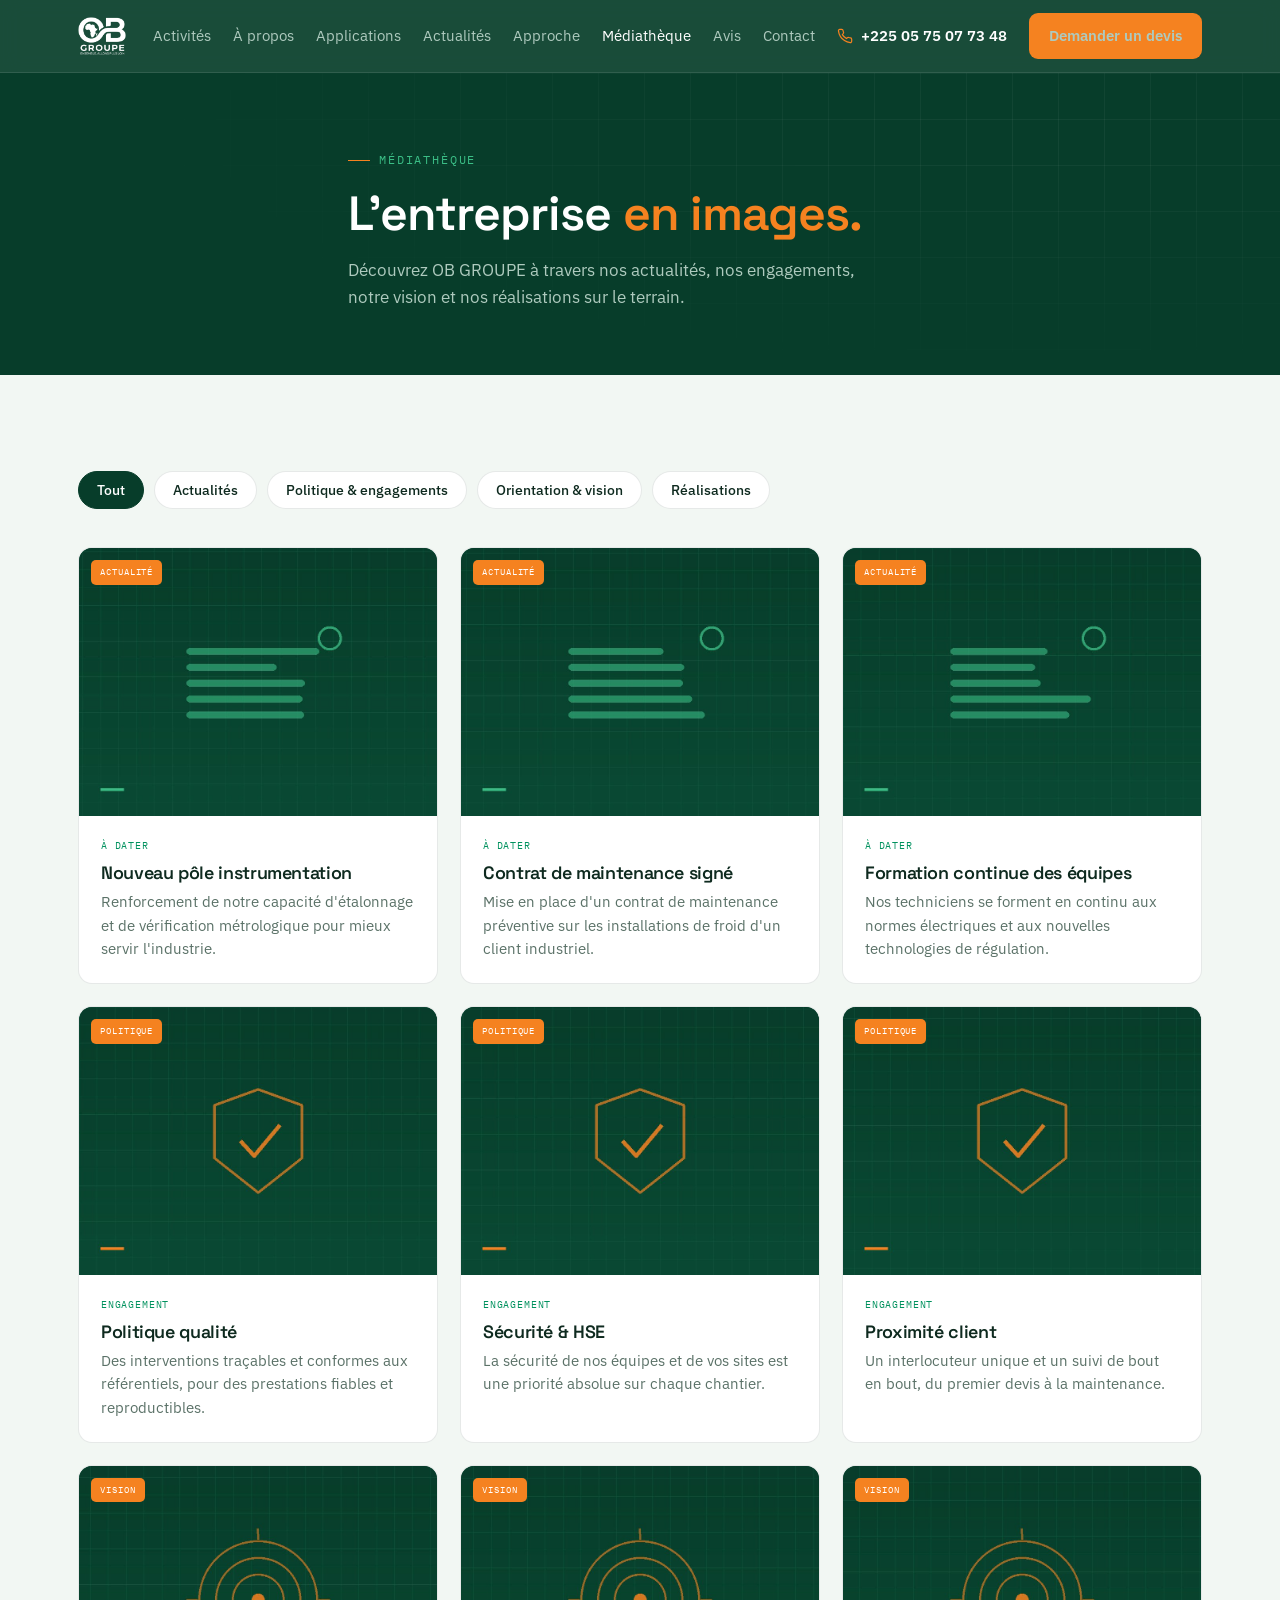
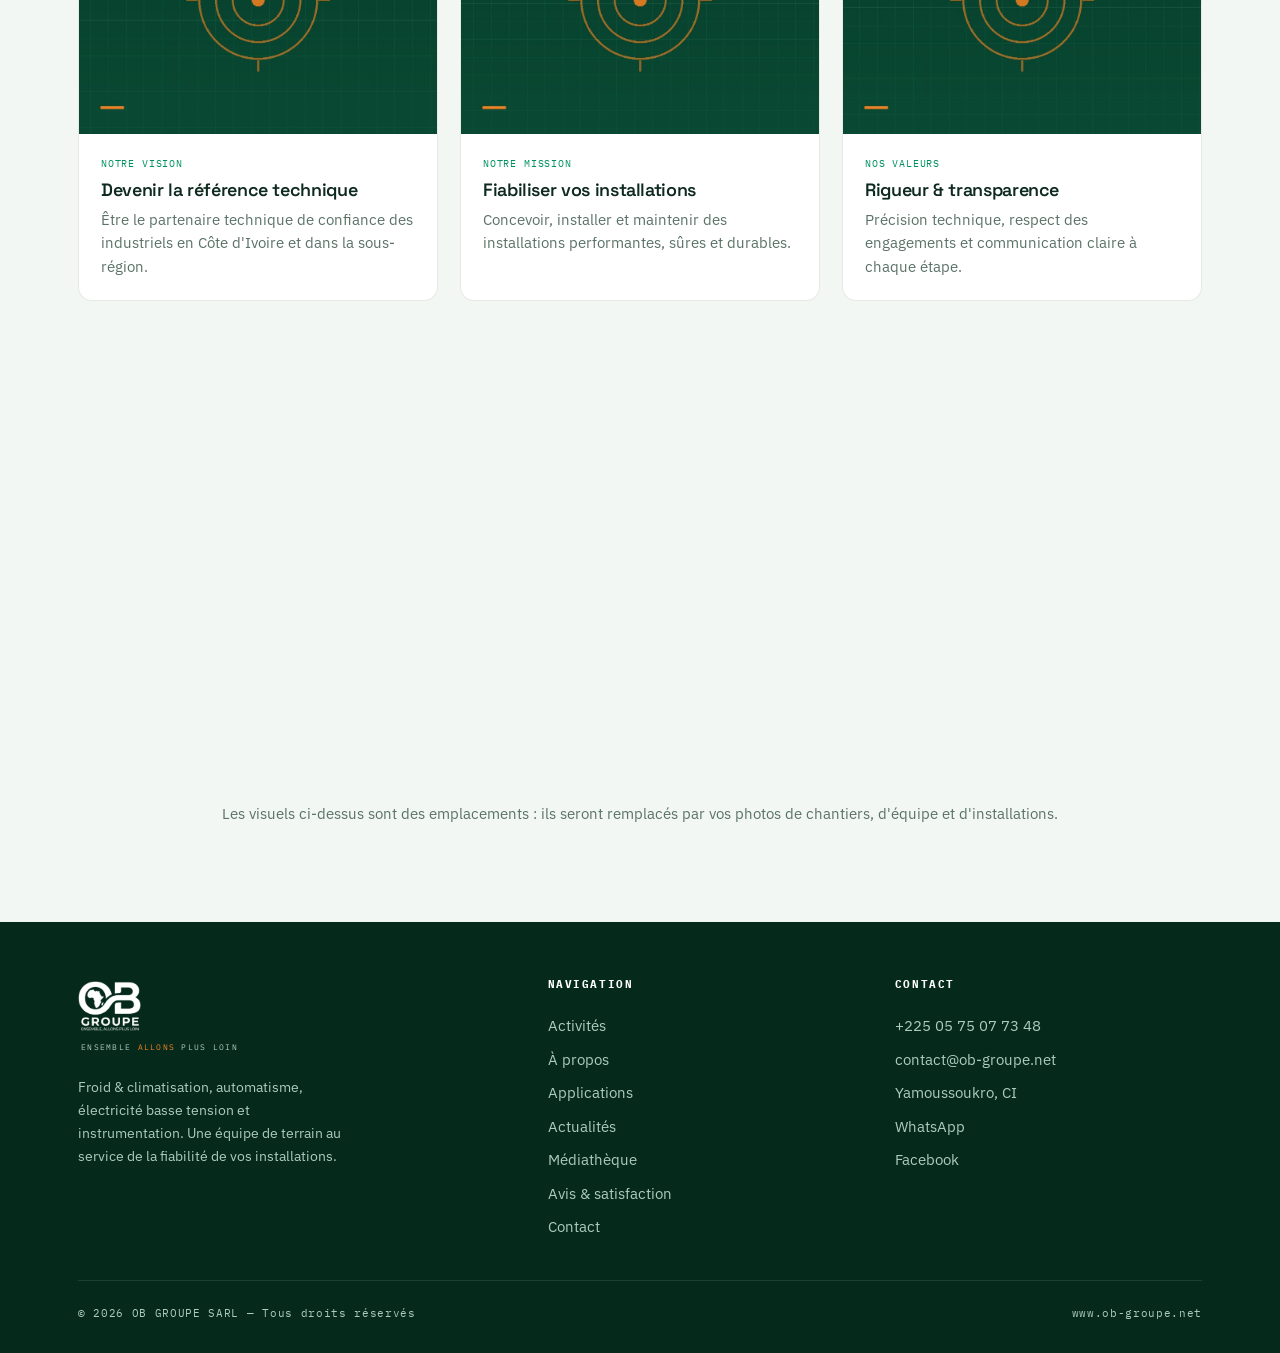
<file: galerie.html>
<!DOCTYPE html>
<html lang="fr">
<head>
<meta charset="UTF-8" />
<meta name="viewport" content="width=device-width, initial-scale=1.0" />
<title>Médiathèque — OB GROUPE</title>
<meta name="description" content="OB GROUPE en images : actualités, politique & engagements, orientation, vision et réalisations sur le terrain en Côte d'Ivoire." />
<meta name="theme-color" content="#00915E" />
<link rel="icon" href="assets/img/favicon.svg" type="image/svg+xml" />
<link rel="canonical" href="https://www.ob-groupe.net/galerie" />
<!-- Open Graph / partage social -->
<meta property="og:type" content="website" />
<meta property="og:site_name" content="OB GROUPE" />
<meta property="og:locale" content="fr_FR" />
<meta property="og:title" content="Médiathèque — OB GROUPE" />
<meta property="og:description" content="OB GROUPE en images : actualités, politique & engagements, orientation, vision et réalisations sur le terrain en Côte d'Ivoire." />
<meta property="og:url" content="https://www.ob-groupe.net/galerie" />
<meta property="og:image" content="https://www.ob-groupe.net/assets/img/og-image.png" />
<meta name="twitter:card" content="summary_large_image" />
<meta name="twitter:title" content="Médiathèque — OB GROUPE" />
<meta name="twitter:description" content="OB GROUPE en images : actualités, politique & engagements, orientation, vision et réalisations sur le terrain en Côte d'Ivoire." />
<meta name="twitter:image" content="https://www.ob-groupe.net/assets/img/og-image.png" />
<link rel="preconnect" href="https://fonts.googleapis.com">
<link rel="preconnect" href="https://fonts.gstatic.com" crossorigin>
<link href="https://fonts.googleapis.com/css2?family=Space+Grotesk:wght@400;500;600;700&family=IBM+Plex+Sans:wght@400;500;600&family=IBM+Plex+Mono:wght@400;500&display=swap" rel="stylesheet">
<link rel="stylesheet" href="assets/css/styles.css">
</head>
<body>

<header>
  <div class="wrap nav">
    <a class="brand" href="index.html" aria-label="Accueil OB GROUPE"><img src="assets/img/logo-white.png" alt="OB GROUPE" class="brand-logo-img"></a>
    <nav class="nav-links" id="navLinks">
      <a href="activites.html">Activités</a><a href="a-propos.html">À propos</a><a href="applications.html">Applications</a><a href="actualites.html">Actualités</a>
      <a href="index.html#approche">Approche</a>
      <a href="galerie.html" class="active">Médiathèque</a>
      <a href="avis.html">Avis</a>
      <a href="index.html#contact">Contact</a>
      <a href="tel:+2250575077348" class="nav-phone"><svg viewBox="0 0 24 24" fill="none" stroke-width="1.8"><path d="M22 16.9v3a2 2 0 0 1-2.2 2 19.8 19.8 0 0 1-8.6-3 19.5 19.5 0 0 1-6-6 19.8 19.8 0 0 1-3-8.6A2 2 0 0 1 4.1 2h3a2 2 0 0 1 2 1.7c.1.9.4 1.8.7 2.7a2 2 0 0 1-.5 2.1L8.1 9.9a16 16 0 0 0 6 6l1.4-1.2a2 2 0 0 1 2.1-.5c.9.3 1.8.6 2.7.7a2 2 0 0 1 1.7 2z"/></svg>+225 05 75 07 73 48</a>
      <a href="index.html#contact" class="btn btn-primary">Demander un devis</a>
    </nav>
    <button class="menu-toggle" id="menuToggle" aria-label="Menu"><span></span><span></span><span></span></button>
  </div>
</header>

<section class="subhero">
  <div class="wrap inner">
    <span class="eyebrow">Médiathèque</span>
    <h1>L'entreprise <span class="accent">en images.</span></h1>
    <p>Découvrez OB GROUPE à travers nos actualités, nos engagements, notre vision et nos réalisations sur le terrain.</p>
  </div>
</section>

<section>
  <div class="wrap">
    <div class="filters reveal">
      <button class="filter-btn active" data-cat="all">Tout</button>
      <button class="filter-btn" data-cat="actu">Actualités</button>
      <button class="filter-btn" data-cat="politique">Politique &amp; engagements</button>
      <button class="filter-btn" data-cat="vision">Orientation &amp; vision</button>
      <button class="filter-btn" data-cat="real">Réalisations</button>
    </div>

    <div class="gallery" id="gallery" data-src="assets/data/galerie.json">
      <p style="color:var(--muted);font-family:'IBM Plex Sans',sans-serif">Chargement…</p>
    </div>

    <p style="text-align:center;color:var(--muted);margin-top:42px;font-size:.92rem">
      Les visuels ci-dessus sont des emplacements&nbsp;: ils seront remplacés par vos photos de chantiers, d'équipe et d'installations.
    </p>
  </div>
</section>

<footer>
  <div class="wrap">
    <div class="foot-grid">
      <div class="foot-col">
        <a class="brand" href="index.html" style="margin-bottom:4px"><img src="assets/img/logo-white.png" alt="OB GROUPE" class="brand-logo-img"><span class="logo-slogan" style="display:block">Ensemble <span>allons</span> plus loin</span></a>
        <p>Froid &amp; climatisation, automatisme, électricité basse tension et instrumentation. Une équipe de terrain au service de la fiabilité de vos installations.</p>
      </div>
      <div class="foot-col"><h4>Navigation</h4><a href="activites.html">Activités</a><a href="a-propos.html">À propos</a><a href="applications.html">Applications</a><a href="actualites.html">Actualités</a><a href="galerie.html">Médiathèque</a><a href="avis.html">Avis &amp; satisfaction</a><a href="index.html#contact">Contact</a></div>
      <div class="foot-col"><h4>Contact</h4><a href="tel:+2250575077348">+225 05 75 07 73 48</a><a href="mailto:contact@ob-groupe.net">contact@ob-groupe.net</a><a href="index.html#contact">Yamoussoukro, CI</a><a href="https://wa.me/2250575077348" target="_blank" rel="noopener">WhatsApp</a><a href="https://web.facebook.com/GROUPEOBPLUS/" target="_blank" rel="noopener">Facebook</a></div>
    </div>
    <div class="foot-bottom"><span>&copy; <span id="yr"></span> OB GROUPE SARL — Tous droits réservés</span><span>www.ob-groupe.net</span></div>
  </div>
</footer>

<script src="assets/js/config.js"></script>
<script src="assets/js/app.js"></script>
<script src="assets/js/galerie.js"></script>
</body>
</html>
</file>
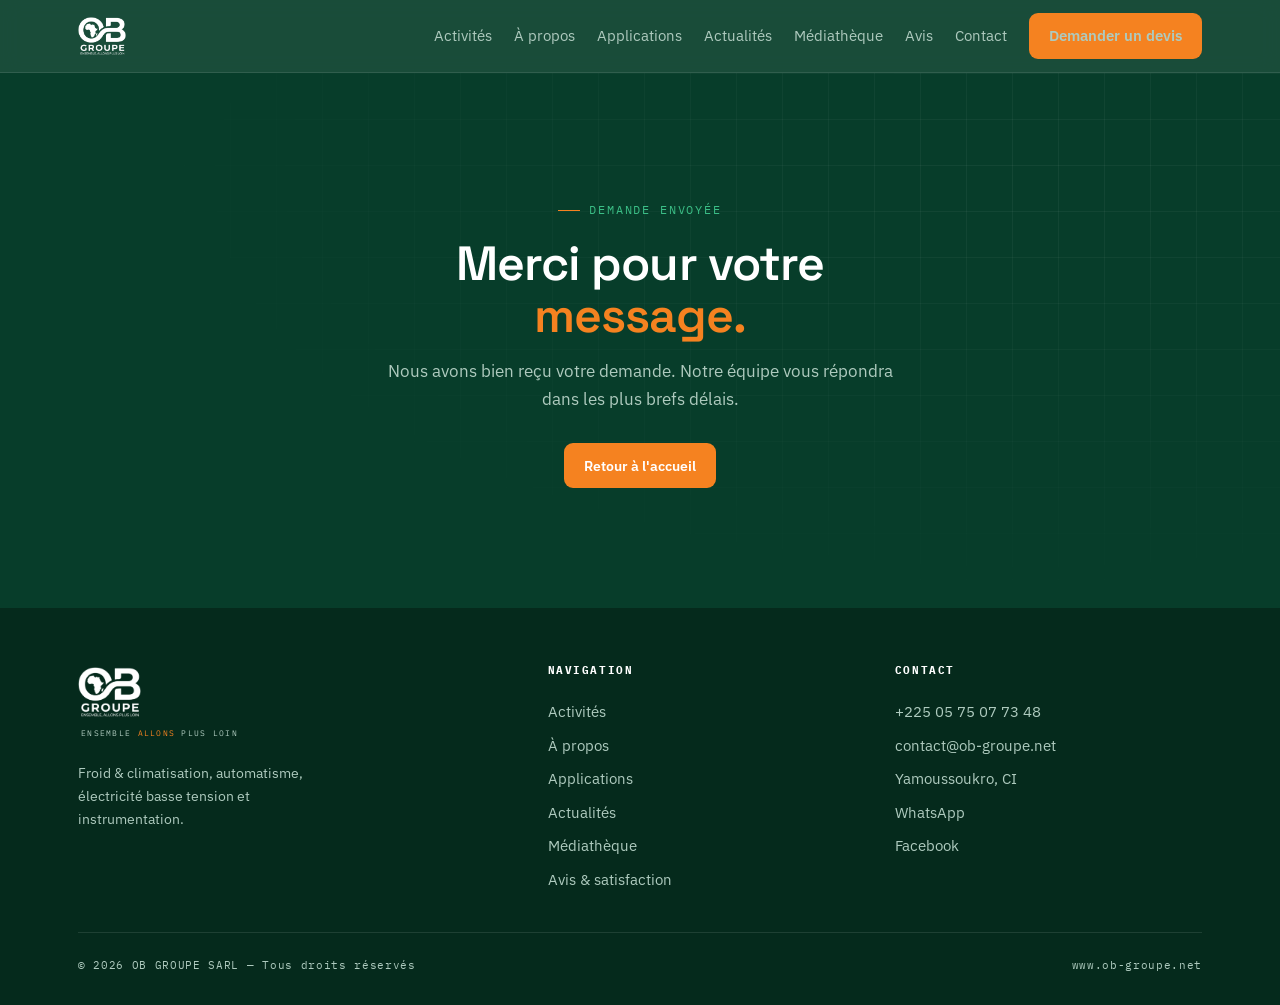
<file: merci.html>
<!DOCTYPE html>
<html lang="fr">
<head>
<meta charset="UTF-8" />
<meta name="viewport" content="width=device-width, initial-scale=1.0" />
<title>Merci — OB GROUPE</title>
<meta name="robots" content="noindex" />
<meta name="theme-color" content="#00915E" />
<link rel="icon" href="assets/img/favicon.svg" type="image/svg+xml" />
<link rel="preconnect" href="https://fonts.googleapis.com">
<link rel="preconnect" href="https://fonts.gstatic.com" crossorigin>
<link href="https://fonts.googleapis.com/css2?family=Space+Grotesk:wght@400;500;600;700&family=IBM+Plex+Sans:wght@400;500;600&family=IBM+Plex+Mono:wght@400;500&display=swap" rel="stylesheet">
<link rel="stylesheet" href="assets/css/styles.css">
</head>
<body>

<header>
  <div class="wrap nav">
    <a class="brand" href="index.html" aria-label="Accueil OB GROUPE"><img src="assets/img/logo-white.png" alt="OB GROUPE" class="brand-logo-img"></a>
    <nav class="nav-links" id="navLinks">
      <a href="activites.html">Activités</a>
      <a href="a-propos.html">À propos</a>
      <a href="applications.html">Applications</a><a href="actualites.html">Actualités</a>
      <a href="galerie.html">Médiathèque</a>
      <a href="avis.html">Avis</a>
      <a href="index.html#contact">Contact</a>
      <a href="index.html#contact" class="btn btn-primary">Demander un devis</a>
    </nav>
    <button class="menu-toggle" id="menuToggle" aria-label="Menu"><span></span><span></span><span></span></button>
  </div>
</header>

<section class="subhero" style="padding:120px 0">
  <div class="wrap inner" style="max-width:640px;text-align:center;margin:0 auto">
    <span class="eyebrow" style="justify-content:center">Demande envoyée</span>
    <h1>Merci pour votre <span class="accent">message.</span></h1>
    <p style="margin-left:auto;margin-right:auto">Nous avons bien reçu votre demande. Notre équipe vous répondra dans les plus brefs délais.</p>
    <div style="margin-top:30px">
      <a href="index.html" class="btn btn-primary">Retour à l'accueil</a>
    </div>
  </div>
</section>

<footer>
  <div class="wrap">
    <div class="foot-grid">
      <div class="foot-col">
        <a class="brand" href="index.html" style="margin-bottom:4px"><img src="assets/img/logo-white.png" alt="OB GROUPE" class="brand-logo-img"><span class="logo-slogan" style="display:block">Ensemble <span>allons</span> plus loin</span></a>
        <p>Froid &amp; climatisation, automatisme, électricité basse tension et instrumentation.</p>
      </div>
      <div class="foot-col"><h4>Navigation</h4><a href="activites.html">Activités</a><a href="a-propos.html">À propos</a><a href="applications.html">Applications</a><a href="actualites.html">Actualités</a><a href="galerie.html">Médiathèque</a><a href="avis.html">Avis &amp; satisfaction</a></div>
      <div class="foot-col"><h4>Contact</h4><a href="tel:+2250575077348">+225 05 75 07 73 48</a><a href="mailto:contact@ob-groupe.net">contact@ob-groupe.net</a><a href="index.html#contact">Yamoussoukro, CI</a><a href="https://wa.me/2250575077348" target="_blank" rel="noopener">WhatsApp</a><a href="https://web.facebook.com/GROUPEOBPLUS/" target="_blank" rel="noopener">Facebook</a></div>
    </div>
    <div class="foot-bottom"><span>&copy; <span id="yr"></span> OB GROUPE SARL — Tous droits réservés</span><span>www.ob-groupe.net</span></div>
  </div>
</footer>

<script src="assets/js/config.js"></script>
<script src="assets/js/app.js"></script>
</body>
</html>
</file>
<file: assets/css/styles.css>
/* ===================================================================
   OB GROUPE — Feuille de style commune (maquette v2)
   =================================================================== */
:root{
  --navy:#073D2A;
  --navy-800:#0A4A34;
  --navy-700:#0C543B;
  --sky:#00915E;
  --sky-light:#3BBE86;
  --yellow:#F58220;
  --orange:#F58220;
  --paper:#F2F7F3;
  --ink:#0E2A1F;
  --muted:#5B7268;
  --muted-on-dark:#AECABE;
  --line:rgba(255,255,255,.10);
  --line-dark:rgba(14,42,31,.10);
  --radius:14px;
  --maxw:1180px;
}

*{box-sizing:border-box;margin:0;padding:0}
html{scroll-behavior:smooth}
body{
  font-family:'IBM Plex Sans',system-ui,sans-serif;
  color:var(--ink);background:var(--paper);line-height:1.6;
  -webkit-font-smoothing:antialiased;
}
a{color:inherit;text-decoration:none}
img{max-width:100%;display:block}
.wrap{max-width:var(--maxw);margin:0 auto;padding:0 28px}

.mono{font-family:'IBM Plex Mono',monospace;font-size:.72rem;letter-spacing:.14em;text-transform:uppercase}
.eyebrow{display:inline-flex;align-items:center;gap:9px;color:var(--sky-light);
  font-family:'IBM Plex Mono',monospace;font-size:.72rem;letter-spacing:.16em;text-transform:uppercase}
.eyebrow::before{content:"";width:22px;height:1px;background:var(--orange)}
.eyebrow.dark{color:var(--sky)}

h1,h2,h3{font-family:'Space Grotesk',sans-serif;line-height:1.08;font-weight:600;letter-spacing:-.02em}

/* ===================== HEADER ===================== */
header{position:sticky;top:0;z-index:50;background:rgba(7,61,42,.92);
  backdrop-filter:blur(10px);border-bottom:1px solid var(--line)}
.nav{display:flex;align-items:center;justify-content:space-between;height:72px}
.brand{display:flex;align-items:center;gap:12px}
.logo-mark{font-family:'Space Grotesk',sans-serif;font-weight:700;font-size:1.5rem;
  letter-spacing:-.03em;display:inline-flex;line-height:1}
.logo-mark .o{color:var(--yellow)}
.logo-mark .b{color:var(--orange)}
.brand-text{display:flex;flex-direction:column;line-height:1}
.brand-text .name{color:#fff;font-family:'Space Grotesk',sans-serif;font-weight:600;
  font-size:1.02rem;letter-spacing:.02em}
.brand-text .tag{color:var(--muted-on-dark);font-family:'IBM Plex Mono',monospace;
  font-size:.6rem;letter-spacing:.18em;text-transform:uppercase;margin-top:3px}
.nav-links{display:flex;align-items:center;gap:22px}
.nav-links a{color:var(--muted-on-dark);font-size:.92rem;transition:color .2s}
.nav-links a:hover,.nav-links a.active{color:#fff}
.btn{display:inline-flex;align-items:center;gap:8px;font-family:'IBM Plex Sans',sans-serif;
  font-weight:600;font-size:.9rem;padding:11px 20px;border-radius:9px;cursor:pointer;
  border:none;transition:transform .15s ease, box-shadow .2s ease, background .2s ease}
.btn-primary{background:var(--orange);color:#fff}
.btn-primary:hover{transform:translateY(-2px);box-shadow:0 8px 22px rgba(242,100,25,.35)}
.btn-ghost{background:transparent;color:#fff;border:1px solid var(--line)}
.btn-ghost:hover{border-color:var(--sky-light);background:rgba(255,255,255,.04)}
.menu-toggle{display:none;background:none;border:none;cursor:pointer;width:40px;height:40px}
.menu-toggle span{display:block;width:22px;height:2px;background:#fff;margin:5px auto;transition:.3s}

/* ===================== HERO (accueil) ===================== */
.hero{position:relative;background:var(--navy);color:#fff;overflow:hidden}
.hero::before{content:"";position:absolute;inset:0;
  background-image:linear-gradient(var(--line) 1px,transparent 1px),
    linear-gradient(90deg,var(--line) 1px,transparent 1px);
  background-size:46px 46px;opacity:.5;mask-image:radial-gradient(ellipse 80% 70% at 70% 30%,#000,transparent)}
.hero-grid{position:relative;display:grid;grid-template-columns:1.05fr .95fr;gap:54px;
  align-items:center;padding:96px 0 104px}
.hero h1{font-size:clamp(2.3rem,4.6vw,3.7rem);color:#fff;margin:22px 0 0;max-width:14ch}
.hero h1 .accent{color:var(--yellow)}
.hero-lede{color:var(--muted-on-dark);font-size:1.08rem;margin:22px 0 32px;max-width:46ch}
.hero-cta{display:flex;gap:14px;flex-wrap:wrap}
.hero-meta{display:flex;gap:30px;margin-top:42px;flex-wrap:wrap}
.hero-meta div{border-left:2px solid var(--orange);padding-left:14px}
.hero-meta .num{font-family:'Space Grotesk',sans-serif;font-size:1.6rem;font-weight:600;color:#fff}
.hero-meta .lbl{font-family:'IBM Plex Mono',monospace;font-size:.66rem;letter-spacing:.12em;
  text-transform:uppercase;color:var(--muted-on-dark);margin-top:2px}

.panel{background:linear-gradient(160deg,var(--navy-800),var(--navy-700));
  border:1px solid var(--line);border-radius:18px;padding:22px;box-shadow:0 30px 70px rgba(0,0,0,.4)}
.panel-head{display:flex;justify-content:space-between;align-items:center;
  padding-bottom:14px;border-bottom:1px solid var(--line);margin-bottom:6px}
.panel-head .ttl{font-family:'IBM Plex Mono',monospace;font-size:.7rem;letter-spacing:.14em;
  text-transform:uppercase;color:var(--sky-light)}
.live{display:inline-flex;align-items:center;gap:7px;font-family:'IBM Plex Mono',monospace;
  font-size:.62rem;letter-spacing:.1em;color:var(--muted-on-dark)}
.live .dot{width:7px;height:7px;border-radius:50%;background:var(--yellow);animation:pulse 2.2s infinite}
@keyframes pulse{0%{box-shadow:0 0 0 0 rgba(255,199,0,.5)}70%{box-shadow:0 0 0 9px rgba(255,199,0,0)}100%{box-shadow:0 0 0 0 rgba(255,199,0,0)}}
.channel{display:flex;align-items:center;gap:14px;padding:15px 4px;border-bottom:1px solid var(--line)}
.channel:last-child{border-bottom:none}
.ch-ico{width:38px;height:38px;flex:none;border-radius:9px;display:grid;place-items:center;background:rgba(110,179,232,.12)}
.ch-ico svg{width:20px;height:20px}
.ch-body{flex:1;min-width:0}
.ch-name{font-weight:600;font-size:.95rem;color:#fff}
.ch-sub{font-family:'IBM Plex Mono',monospace;font-size:.64rem;letter-spacing:.06em;color:var(--muted-on-dark);margin-top:1px}
.ch-val{font-family:'IBM Plex Mono',monospace;font-size:.8rem;color:var(--sky-light)}

.scale{height:30px;display:flex;align-items:flex-end;gap:6px;opacity:.55}
.scale span{width:1px;background:var(--sky-light);height:8px}
.scale span:nth-child(5n+1){height:18px;background:var(--orange)}

/* ===================== SUB-PAGE HERO (pages internes) ===================== */
.subhero{position:relative;background:var(--navy);color:#fff;overflow:hidden;padding:70px 0 64px}
.subhero::before{content:"";position:absolute;inset:0;
  background-image:linear-gradient(var(--line) 1px,transparent 1px),
    linear-gradient(90deg,var(--line) 1px,transparent 1px);
  background-size:46px 46px;opacity:.5;mask-image:radial-gradient(ellipse 70% 80% at 80% 20%,#000,transparent)}
.subhero .inner{position:relative;max-width:640px}
.subhero h1{font-size:clamp(2rem,4vw,3rem);color:#fff;margin:18px 0 0}
.subhero h1 .accent{color:var(--yellow)}
.subhero p{color:var(--muted-on-dark);font-size:1.08rem;margin-top:16px;max-width:52ch}

/* ===================== SECTIONS ===================== */
section{padding:96px 0}
.sec-head{max-width:620px;margin-bottom:52px}
.sec-head h2{font-size:clamp(1.9rem,3.4vw,2.7rem);margin:16px 0 0}
.sec-head p{color:var(--muted);margin-top:16px;font-size:1.05rem}

/* ---- services ---- */
.services-grid{display:grid;grid-template-columns:repeat(3,1fr);gap:22px}
.card{background:#fff;border:1px solid var(--line-dark);border-radius:var(--radius);
  padding:30px;position:relative;overflow:hidden;transition:transform .25s ease,box-shadow .25s ease,border-color .25s}
.card::after{content:"";position:absolute;left:0;top:0;height:3px;width:0;background:var(--orange);transition:width .35s ease}
.card:hover{transform:translateY(-4px);box-shadow:0 18px 44px rgba(10,34,64,.10);border-color:transparent}
.card:hover::after{width:100%}
.card-no{font-family:'IBM Plex Mono',monospace;font-size:.7rem;letter-spacing:.14em;color:var(--sky)}
.card-ico{width:50px;height:50px;border-radius:11px;display:grid;place-items:center;background:var(--navy);margin:16px 0 18px}
.card-ico svg{width:26px;height:26px;stroke:var(--yellow)}
.card h3{font-size:1.32rem;margin-bottom:10px}
.card p{color:var(--muted);font-size:.96rem}
.card ul{list-style:none;margin-top:16px;display:flex;flex-wrap:wrap;gap:8px}
.card ul li{font-family:'IBM Plex Mono',monospace;font-size:.66rem;letter-spacing:.04em;
  color:var(--ink);background:var(--paper);border:1px solid var(--line-dark);padding:5px 9px;border-radius:6px}

/* ---- approche ---- */
.band{background:var(--navy);color:#fff}
.band .sec-head h2{color:#fff}
.band .sec-head p{color:var(--muted-on-dark)}
.steps{display:grid;grid-template-columns:repeat(4,1fr);gap:1px;background:var(--line);
  border:1px solid var(--line);border-radius:var(--radius);overflow:hidden}
.step{background:var(--navy);padding:30px 26px;transition:background .25s}
.step:hover{background:var(--navy-800)}
.step .n{font-family:'IBM Plex Mono',monospace;color:var(--orange);font-size:.82rem;letter-spacing:.1em}
.step h3{font-size:1.18rem;color:#fff;margin:14px 0 9px}
.step p{color:var(--muted-on-dark);font-size:.9rem}

/* ---- secteurs + stats ---- */
.sectors{display:flex;flex-wrap:wrap;gap:12px;margin-top:8px}
.chip{display:inline-flex;align-items:center;gap:9px;background:#fff;border:1px solid var(--line-dark);
  padding:11px 18px;border-radius:40px;font-size:.92rem;font-weight:500;transition:border-color .2s,transform .2s}
.chip:hover{border-color:var(--sky);transform:translateY(-2px)}
.chip .d{width:8px;height:8px;border-radius:50%;background:var(--orange)}
.stats{display:grid;grid-template-columns:repeat(4,1fr);gap:24px;margin-top:62px}
.stat{border-top:2px solid var(--orange);padding-top:16px}
.stat .num{font-family:'Space Grotesk',sans-serif;font-size:2.4rem;font-weight:600;color:var(--ink)}
.stat .lbl{color:var(--muted);font-size:.9rem;margin-top:4px}

/* ===================== CONTACT ===================== */
.contact{background:linear-gradient(160deg,var(--navy),#052A1C);color:#fff}
.contact-grid{display:grid;grid-template-columns:1fr 1fr;gap:56px;align-items:center}
.contact h2{font-size:clamp(2rem,3.6vw,2.9rem);color:#fff;max-width:16ch}
.contact .sub{color:var(--muted-on-dark);margin:18px 0 30px;font-size:1.06rem;max-width:42ch}
.contact-info{display:flex;flex-direction:column;gap:2px}
.info-row{display:flex;align-items:center;gap:16px;padding:18px 0;border-bottom:1px solid var(--line)}
.info-row .ico{width:42px;height:42px;flex:none;border-radius:10px;display:grid;place-items:center;
  background:rgba(255,255,255,.05);border:1px solid var(--line)}
.info-row .ico svg{width:20px;height:20px;stroke:var(--yellow)}
.info-row .k{font-family:'IBM Plex Mono',monospace;font-size:.64rem;letter-spacing:.12em;text-transform:uppercase;color:var(--muted-on-dark)}
.info-row .v{color:#fff;font-size:1.02rem;font-weight:500}

.form{background:rgba(255,255,255,.04);border:1px solid var(--line);border-radius:18px;padding:30px}
.form label{display:block;font-family:'IBM Plex Mono',monospace;font-size:.66rem;letter-spacing:.1em;
  text-transform:uppercase;color:var(--muted-on-dark);margin:0 0 7px}
.form .field{margin-bottom:18px}
.form input,.form select,.form textarea{width:100%;background:rgba(255,255,255,.06);
  border:1px solid var(--line);border-radius:9px;padding:12px 14px;color:#fff;
  font-family:'IBM Plex Sans',sans-serif;font-size:.95rem}
.form input::placeholder,.form textarea::placeholder{color:#6f87a6}
.form input:focus,.form select:focus,.form textarea:focus{outline:none;border-color:var(--sky)}
.form .btn-primary{width:100%;justify-content:center;margin-top:6px}

/* ===================== AVIS / SATISFACTION ===================== */
.satis-grid{display:grid;grid-template-columns:.9fr 1.1fr;gap:48px;align-items:start}
.gauge-card{background:#fff;border:1px solid var(--line-dark);border-radius:18px;padding:34px;text-align:center;
  box-shadow:0 18px 44px rgba(10,34,64,.07)}
.gauge{position:relative;width:200px;height:200px;margin:6px auto 10px}
.gauge svg{transform:rotate(-90deg)}
.gauge .center{position:absolute;inset:0;display:grid;place-content:center;text-align:center}
.gauge .pct{font-family:'Space Grotesk',sans-serif;font-size:2.7rem;font-weight:700;color:var(--ink);line-height:1}
.gauge .pct-lbl{font-family:'IBM Plex Mono',monospace;font-size:.6rem;letter-spacing:.14em;
  text-transform:uppercase;color:var(--muted);margin-top:4px}
.avg-stars{display:flex;justify-content:center;gap:5px;margin:4px 0 6px}
.avg-stars svg{width:24px;height:24px}
.gauge-meta{color:var(--muted);font-size:.92rem}
.gauge-meta b{color:var(--ink)}
.crit-list{display:flex;flex-direction:column;gap:18px;margin-top:26px;text-align:left}
.crit{display:grid;grid-template-columns:1fr auto;gap:6px 12px}
.crit .cn{font-size:.9rem;font-weight:500}
.crit .cv{font-family:'IBM Plex Mono',monospace;font-size:.82rem;color:var(--sky)}
.bar{grid-column:1/-1;height:7px;border-radius:6px;background:var(--paper);border:1px solid var(--line-dark);overflow:hidden}
.bar > i{display:block;height:100%;background:linear-gradient(90deg,var(--sky),var(--sky-light));border-radius:6px}

/* rating form */
.rate-card{background:#fff;border:1px solid var(--line-dark);border-radius:18px;padding:34px;
  box-shadow:0 18px 44px rgba(10,34,64,.07)}
.rate-card h3{font-size:1.4rem;margin-bottom:6px}
.rate-card .hint{color:var(--muted);font-size:.95rem;margin-bottom:24px}
.rate-row{padding:16px 0;border-bottom:1px solid var(--line-dark)}
.rate-row .rl{font-weight:500;font-size:.96rem;margin-bottom:8px}
.starset{display:inline-flex;gap:4px;cursor:pointer}
.starset svg{width:30px;height:30px;stroke:var(--orange);fill:none;transition:fill .12s,transform .12s}
.starset svg.on{fill:var(--yellow);stroke:var(--yellow)}
.starset svg:hover{transform:scale(1.12)}
.rate-field{margin:22px 0 8px}
.rate-field label{display:block;font-family:'IBM Plex Mono',monospace;font-size:.66rem;letter-spacing:.1em;
  text-transform:uppercase;color:var(--muted);margin-bottom:7px}
.rate-field input,.rate-field textarea{width:100%;background:var(--paper);border:1px solid var(--line-dark);
  border-radius:9px;padding:12px 14px;font-family:'IBM Plex Sans',sans-serif;font-size:.95rem;color:var(--ink)}
.rate-field input:focus,.rate-field textarea:focus{outline:none;border-color:var(--sky)}
.rate-card .btn-primary{width:100%;justify-content:center;margin-top:10px}

/* share / QR */
.share{background:var(--navy);color:#fff}
.share-grid{display:grid;grid-template-columns:1.2fr .8fr;gap:48px;align-items:center}
.share h2{color:#fff;font-size:clamp(1.7rem,3vw,2.4rem);max-width:18ch}
.share p{color:var(--muted-on-dark);margin:16px 0 26px;max-width:46ch}
.link-box{display:flex;gap:10px;flex-wrap:wrap;align-items:center;max-width:460px}
.link-box .url{flex:1;min-width:200px;background:rgba(255,255,255,.06);border:1px solid var(--line);
  border-radius:9px;padding:12px 14px;font-family:'IBM Plex Mono',monospace;font-size:.82rem;color:var(--sky-light)}
.qr-card{background:#fff;border-radius:18px;padding:24px;text-align:center;max-width:280px;margin-left:auto}
.qr-card svg{width:100%;height:auto;max-width:200px;margin:0 auto}
.qr-card .qr-lbl{font-family:'IBM Plex Mono',monospace;font-size:.64rem;letter-spacing:.1em;
  text-transform:uppercase;color:var(--muted);margin-top:14px}

/* testimonials */
.testi-grid{display:grid;grid-template-columns:repeat(3,1fr);gap:22px}
.testi{background:#fff;border:1px solid var(--line-dark);border-radius:var(--radius);padding:26px}
.testi .ts{display:flex;gap:3px;margin-bottom:12px}
.testi .ts svg{width:17px;height:17px;fill:var(--yellow);stroke:var(--yellow)}
.testi p{color:var(--ink);font-size:.96rem}
.testi .who{margin-top:16px;font-family:'IBM Plex Mono',monospace;font-size:.66rem;letter-spacing:.08em;
  text-transform:uppercase;color:var(--muted)}

/* ===================== MÉDIATHÈQUE ===================== */
.filters{display:flex;flex-wrap:wrap;gap:10px;margin-bottom:38px}
.filter-btn{font-family:'IBM Plex Sans',sans-serif;font-size:.86rem;font-weight:500;padding:9px 18px;
  border-radius:40px;border:1px solid var(--line-dark);background:#fff;color:var(--ink);cursor:pointer;transition:.2s}
.filter-btn:hover{border-color:var(--sky)}
.filter-btn.active{background:var(--navy);color:#fff;border-color:var(--navy)}
.gallery{display:grid;grid-template-columns:repeat(3,1fr);gap:22px}
.tile{background:#fff;border:1px solid var(--line-dark);border-radius:var(--radius);overflow:hidden;
  transition:transform .25s ease,box-shadow .25s ease}
.tile:hover{transform:translateY(-4px);box-shadow:0 18px 44px rgba(10,34,64,.10)}
.tile .ph{aspect-ratio:4/3;position:relative;display:grid;place-items:center;
  background:linear-gradient(150deg,var(--navy-700),var(--navy));overflow:hidden}
.tile .ph::before{content:"";position:absolute;inset:0;
  background-image:linear-gradient(var(--line) 1px,transparent 1px),linear-gradient(90deg,var(--line) 1px,transparent 1px);
  background-size:26px 26px;opacity:.5}
.tile .ph svg{width:46px;height:46px;stroke:var(--sky-light);opacity:.85;position:relative}
.tile .cat{position:absolute;top:12px;left:12px;font-family:'IBM Plex Mono',monospace;font-size:.58rem;
  letter-spacing:.1em;text-transform:uppercase;background:var(--orange);color:#fff;padding:5px 9px;border-radius:5px}
.tile .body{padding:22px}
.tile .body .date{font-family:'IBM Plex Mono',monospace;font-size:.64rem;letter-spacing:.08em;color:var(--sky)}
.tile .body h3{font-size:1.12rem;margin:8px 0 8px}
.tile .body p{color:var(--muted);font-size:.92rem}
.is-hidden{display:none!important}

/* ===================== FOOTER ===================== */
footer{background:#052A1C;color:var(--muted-on-dark);padding:54px 0 30px}
.foot-grid{display:grid;grid-template-columns:1.4fr 1fr 1fr;gap:40px;padding-bottom:36px;border-bottom:1px solid var(--line)}
.foot-grid p{font-size:.9rem;margin-top:16px;max-width:34ch}
.foot-col h4{font-family:'IBM Plex Mono',monospace;font-size:.68rem;letter-spacing:.14em;text-transform:uppercase;color:#fff;margin-bottom:16px}
.foot-col a{display:block;font-size:.92rem;padding:5px 0;transition:color .2s}
.foot-col a:hover{color:#fff}
.foot-bottom{display:flex;justify-content:space-between;align-items:center;padding-top:24px;
  font-family:'IBM Plex Mono',monospace;font-size:.7rem;letter-spacing:.06em;flex-wrap:wrap;gap:10px}

/* ===================== REVEAL ===================== */
.reveal{opacity:0;transform:translateY(22px);transition:opacity .7s ease,transform .7s ease}
.reveal.in{opacity:1;transform:none}

/* ===================== RESPONSIVE ===================== */
@media(max-width:900px){
  .hero-grid{grid-template-columns:1fr;gap:42px;padding:64px 0 76px}
  .services-grid{grid-template-columns:1fr 1fr}
  .steps{grid-template-columns:1fr 1fr}
  .contact-grid{grid-template-columns:1fr;gap:36px}
  .foot-grid{grid-template-columns:1fr 1fr}
  .stats{grid-template-columns:1fr 1fr;gap:32px 24px}
  .satis-grid{grid-template-columns:1fr;gap:32px}
  .share-grid{grid-template-columns:1fr;gap:34px}
  .qr-card{margin:0 auto}
  .testi-grid{grid-template-columns:1fr}
  .gallery{grid-template-columns:1fr 1fr}
  .nav-links{position:fixed;top:72px;left:0;right:0;background:var(--navy);flex-direction:column;
    align-items:flex-start;gap:0;padding:0 28px;max-height:0;overflow:hidden;
    border-bottom:1px solid var(--line);transition:max-height .35s ease}
  .nav-links.open{max-height:420px;padding:14px 28px 22px}
  .nav-links a{width:100%;padding:13px 0;border-bottom:1px solid var(--line)}
  .nav-links .btn{margin-top:14px}
  .menu-toggle{display:block}
}
@media(max-width:560px){
  .wrap{padding:0 20px}
  .steps{grid-template-columns:1fr}
  .stats{grid-template-columns:1fr 1fr}
  .gallery{grid-template-columns:1fr}
  section{padding:68px 0}
  .brand-text .name{font-size:.92rem}
}
@media(prefers-reduced-motion:reduce){
  *{animation:none!important;transition:none!important}
  html{scroll-behavior:auto}
  .reveal{opacity:1;transform:none}
}

/* ===================== À PROPOS ===================== */
.prose{max-width:780px}
.prose p{color:var(--muted);font-size:1.06rem;margin-top:18px}
.prose p:first-child{margin-top:0}
.prose .lead{color:var(--ink);font-size:1.24rem;font-weight:500;line-height:1.5}
.values-grid{display:grid;grid-template-columns:repeat(4,1fr);gap:20px}
.value{background:#fff;border:1px solid var(--line-dark);border-radius:var(--radius);padding:26px;
  position:relative;overflow:hidden;transition:transform .25s,box-shadow .25s}
.value::after{content:"";position:absolute;left:0;top:0;height:3px;width:0;background:var(--orange);transition:width .35s ease}
.value:hover{transform:translateY(-4px);box-shadow:0 16px 40px rgba(10,34,64,.09)}
.value:hover::after{width:100%}
.value .vi{width:46px;height:46px;border-radius:11px;display:grid;place-items:center;background:var(--navy);margin-bottom:16px}
.value .vi svg{width:23px;height:23px;stroke:var(--yellow)}
.value h3{font-size:1.14rem;margin-bottom:8px}
.value p{color:var(--muted);font-size:.9rem}
.engage{background:linear-gradient(160deg,var(--navy),#052A1C);color:#fff;text-align:center}
.engage .inner{max-width:720px;margin:0 auto}
.engage .eyebrow{justify-content:center}
.engage h2{color:#fff;font-size:clamp(1.9rem,3.4vw,2.6rem);margin:16px 0 0}
.engage p{color:var(--muted-on-dark);font-size:1.08rem;margin-top:20px}
.engage .btn{margin-top:30px}
@media(max-width:900px){ .values-grid{grid-template-columns:1fr 1fr} }
@media(max-width:560px){ .values-grid{grid-template-columns:1fr} }

/* ===================== NOS ACTIVITÉS ===================== */
.domains{display:flex;flex-direction:column;gap:22px}
.domain{background:#fff;border:1px solid var(--line-dark);border-radius:18px;padding:34px;
  position:relative;overflow:hidden;transition:box-shadow .25s}
.domain::after{content:"";position:absolute;left:0;top:0;height:3px;width:100%;
  background:linear-gradient(90deg,var(--orange),rgba(242,100,25,0))}
.domain:hover{box-shadow:0 18px 44px rgba(10,34,64,.09)}
.domain-head{display:flex;align-items:center;gap:16px;flex-wrap:wrap}
.domain-head .card-no{font-family:'IBM Plex Mono',monospace;font-size:.72rem;letter-spacing:.14em;color:var(--sky)}
.domain-ico{width:54px;height:54px;flex:none;border-radius:12px;background:var(--navy);display:grid;place-items:center}
.domain-ico svg{width:27px;height:27px;stroke:var(--yellow)}
.domain-head h3{font-size:1.5rem}
.domain-intro{color:var(--muted);max-width:74ch;margin-top:14px;font-size:1rem}
.domain-list{display:grid;grid-template-columns:1fr 1fr;gap:10px;margin-top:22px}
.domain-list .it{display:flex;gap:11px;align-items:flex-start;background:var(--paper);
  border:1px solid var(--line-dark);border-radius:10px;padding:13px 15px}
.domain-list .it .ck{flex:none;margin-top:1px}
.domain-list .it .ck svg{width:18px;height:18px;stroke:var(--orange)}
.domain-list .it span{font-size:.92rem;color:var(--ink);line-height:1.45}

/* ===================== PILIERS (mission) ===================== */
.pillars{display:grid;grid-template-columns:1fr 1fr;gap:16px;margin-top:26px}
.pillar{display:flex;gap:15px;background:#fff;border:1px solid var(--line-dark);border-radius:var(--radius);padding:22px}
.pillar .pk{width:32px;height:32px;flex:none;border-radius:8px;background:var(--navy);display:grid;place-items:center}
.pillar .pk svg{width:17px;height:17px;stroke:var(--yellow)}
.pillar p{color:var(--ink);font-size:.98rem;line-height:1.5}
@media(max-width:700px){ .domain-list{grid-template-columns:1fr} .domain{padding:26px} .pillars{grid-template-columns:1fr} }

/* ===================== POURQUOI CHOISIR ===================== */
.why-grid{display:grid;grid-template-columns:repeat(3,1fr);gap:28px 34px;margin-top:8px}
.why{display:flex;gap:16px}
.why .wi{width:48px;height:48px;flex:none;border-radius:11px;background:var(--paper);
  border:1px solid var(--line-dark);display:grid;place-items:center}
.why .wi svg{width:23px;height:23px;stroke:var(--orange)}
.why h3{font-size:1.1rem;margin-bottom:5px}
.why p{color:var(--muted);font-size:.9rem}
@media(max-width:900px){ .why-grid{grid-template-columns:1fr 1fr} }
@media(max-width:560px){ .why-grid{grid-template-columns:1fr} .services-grid{grid-template-columns:1fr} }

/* ===================== TÉLÉPHONE EN-TÊTE ===================== */
.nav-phone{display:inline-flex;align-items:center;gap:8px;color:#fff!important;
  font-weight:600;font-size:.9rem}
.nav-phone svg{width:16px;height:16px;stroke:var(--yellow)}
.nav-phone:hover{color:var(--sky-light)!important}

/* ===================== MÉDIATHÈQUE — images générées ===================== */
.tile .ph img{position:absolute;inset:0;width:100%;height:100%;object-fit:cover;z-index:1}
.tile .cat{z-index:2}


/* ===================== LOGO DE MARQUE ===================== */
.brand{text-decoration:none}
.logo{display:inline-flex;flex-direction:column;line-height:1}
.logo-ob{font-family:'Space Grotesk',sans-serif;font-weight:700;font-size:1.72rem;letter-spacing:-.03em;display:inline-flex}
.logo-ob .o{color:#fff}
.logo-ob .b{color:var(--orange)}
.logo-name{font-family:'Space Grotesk',sans-serif;font-weight:600;font-size:.8rem;letter-spacing:.34em;color:#fff;margin-top:3px;padding-left:3px}
.logo-slogan{font-family:'IBM Plex Mono',monospace;font-size:.5rem;letter-spacing:.16em;text-transform:uppercase;color:var(--muted-on-dark);margin-top:6px;padding-left:3px;white-space:nowrap}
.logo-slogan span{color:var(--orange)}

/* ===================== APPLICATIONS ===================== */
.apps-grid{display:grid;grid-template-columns:repeat(3,1fr);gap:22px}
.app{background:#fff;border:1px solid var(--line-dark);border-radius:var(--radius);padding:28px;
  display:flex;flex-direction:column;position:relative;overflow:hidden;transition:transform .25s,box-shadow .25s}
.app::after{content:"";position:absolute;left:0;top:0;height:3px;width:0;background:var(--orange);transition:width .35s}
.app:hover{transform:translateY(-4px);box-shadow:0 18px 44px rgba(14,42,31,.10)}
.app:hover::after{width:100%}
.app-ico{width:56px;height:56px;border-radius:14px;background:var(--navy);display:grid;place-items:center;margin-bottom:16px}
.app-ico svg{width:28px;height:28px;stroke:var(--yellow)}
.app h3{font-size:1.3rem;margin-bottom:3px}
.app .app-tag{font-family:'IBM Plex Mono',monospace;font-size:.64rem;letter-spacing:.1em;
  text-transform:uppercase;color:var(--sky);margin-bottom:12px}
.app p{color:var(--muted);font-size:.94rem;flex:1}
.app .badges{display:flex;flex-wrap:wrap;gap:8px;margin:14px 0}
.app .badge{font-family:'IBM Plex Mono',monospace;font-size:.6rem;letter-spacing:.08em;text-transform:uppercase;
  background:var(--paper);border:1px solid var(--line-dark);padding:4px 8px;border-radius:5px;color:var(--ink)}
.app .app-cta .btn{width:100%;justify-content:center;margin-top:4px}
.app .soon{display:block;text-align:center;font-family:'IBM Plex Mono',monospace;font-size:.62rem;
  letter-spacing:.06em;color:var(--muted);margin-top:9px}

/* encart promo applications (accueil) */
.apps-teaser{display:grid;grid-template-columns:1fr 1fr;gap:48px;align-items:center}
.apps-teaser-list{display:flex;flex-direction:column;gap:12px}
.mini-app{display:flex;align-items:center;gap:14px;background:var(--navy-800);border:1px solid var(--line);
  border-radius:12px;padding:14px 16px;transition:transform .2s,border-color .2s}
.mini-app:hover{border-color:var(--sky-light);transform:translateY(-2px)}
.mini-app .ma-ico{width:42px;height:42px;flex:none;border-radius:10px;background:rgba(59,190,134,.14);display:grid;place-items:center}
.mini-app .ma-ico svg{width:21px;height:21px;stroke:var(--sky-light)}
.mini-app b{color:#fff;font-size:.98rem;display:block;line-height:1.2}
.mini-app em{color:var(--muted-on-dark);font-style:normal;font-size:.8rem}
@media(max-width:900px){ .apps-grid{grid-template-columns:1fr 1fr} .apps-teaser{grid-template-columns:1fr;gap:28px} }
@media(max-width:560px){ .apps-grid{grid-template-columns:1fr} }


/* ===================== HERO PHOTO ===================== */
.hero{position:relative;min-height:580px;display:flex;align-items:center;padding:0}
.hero::before{display:none}
.hero-bg{position:absolute;inset:0;width:100%;height:100%;object-fit:cover;object-position:72% center;z-index:0}
.hero-overlay{position:absolute;inset:0;z-index:1;background:linear-gradient(100deg,rgba(7,61,42,.97) 0%,rgba(7,61,42,.9) 34%,rgba(7,61,42,.55) 62%,rgba(7,61,42,.2) 100%)}
.hero-inner{position:relative;z-index:2;padding:88px 0;width:100%}
.hero-text{max-width:600px}
@media(max-width:760px){
  .hero{min-height:520px}
  .hero-inner{padding:64px 0}
  .hero-overlay{background:linear-gradient(180deg,rgba(7,61,42,.9),rgba(7,61,42,.82))}
}


/* ===================== CARTES DOMAINES ILLUSTRÉES ===================== */
.card.has-media{padding:0;overflow:hidden;display:flex;flex-direction:column}
.card-media{height:172px;overflow:hidden}
.card-media img{width:100%;height:100%;object-fit:cover;display:block;transition:transform .4s ease}
.card.has-media:hover .card-media img{transform:scale(1.05)}
.card-body{padding:0 28px 28px}
.card.has-media .card-ico{margin:-46px 0 14px;border:3px solid #fff;box-shadow:0 8px 20px rgba(14,42,31,.14);position:relative;z-index:1}

/* ===================== ACTUALITÉS ===================== */
.news-list{display:flex;flex-direction:column;gap:26px}
.news-card{display:grid;grid-template-columns:1fr 1.4fr;gap:0;background:#fff;border:1px solid var(--line-dark);
  border-radius:var(--radius);overflow:hidden;transition:transform .25s,box-shadow .25s}
.news-card:hover{transform:translateY(-3px);box-shadow:0 18px 44px rgba(14,42,31,.10)}
.news-card .nc-media{position:relative;min-height:220px}
.news-card .nc-media img{position:absolute;inset:0;width:100%;height:100%;object-fit:cover}
.news-card .nc-badge{position:absolute;top:14px;left:14px;font-family:'IBM Plex Mono',monospace;font-size:.62rem;
  letter-spacing:.1em;text-transform:uppercase;background:var(--orange);color:#fff;padding:5px 10px;border-radius:6px;z-index:2}
.news-card .nc-body{padding:30px 32px;display:flex;flex-direction:column;justify-content:center}
.news-card .nc-date{font-family:'IBM Plex Mono',monospace;font-size:.68rem;letter-spacing:.08em;
  text-transform:uppercase;color:var(--sky)}
.news-card h3{font-size:1.4rem;margin:10px 0 12px}
.news-card p{color:var(--muted);font-size:.96rem}
.news-card .nc-cta{margin-top:18px;display:flex;gap:12px;flex-wrap:wrap}
.recruit-box{background:var(--paper);border:1px solid var(--line-dark);border-radius:12px;padding:18px 20px;margin-top:18px}
.recruit-box .rk{font-family:'IBM Plex Mono',monospace;font-size:.64rem;letter-spacing:.1em;text-transform:uppercase;color:var(--muted)}
.recruit-box .rv{font-weight:600;color:var(--ink);margin-top:2px}
.recruit-grid{display:grid;grid-template-columns:1fr 1fr;gap:14px;margin-top:16px}
@media(max-width:760px){
  .news-card{grid-template-columns:1fr}
  .news-card .nc-media{min-height:200px}
  .recruit-grid{grid-template-columns:1fr}
}

/* ===================== LOGO RÉEL (image) ===================== */
.brand-logo-img{height:38px;width:auto;display:block}
.foot-col .brand-logo-img{height:50px;margin-bottom:10px}

/* ===================== HERO CARROUSEL ===================== */
.hero-slide{position:absolute;inset:0;width:100%;height:100%;object-fit:cover;object-position:72% center;
  z-index:0;opacity:0;transition:opacity 1.1s ease}
.hero-slide.active{opacity:1}
.hero-dots{position:absolute;left:50%;transform:translateX(-50%);bottom:22px;z-index:3;display:flex;gap:9px}
.hero-dots button{width:9px;height:9px;border-radius:50%;border:1.5px solid rgba(255,255,255,.7);
  background:rgba(255,255,255,.25);cursor:pointer;padding:0}
.hero-dots button.active{background:var(--orange);border-color:var(--orange)}
</file>
